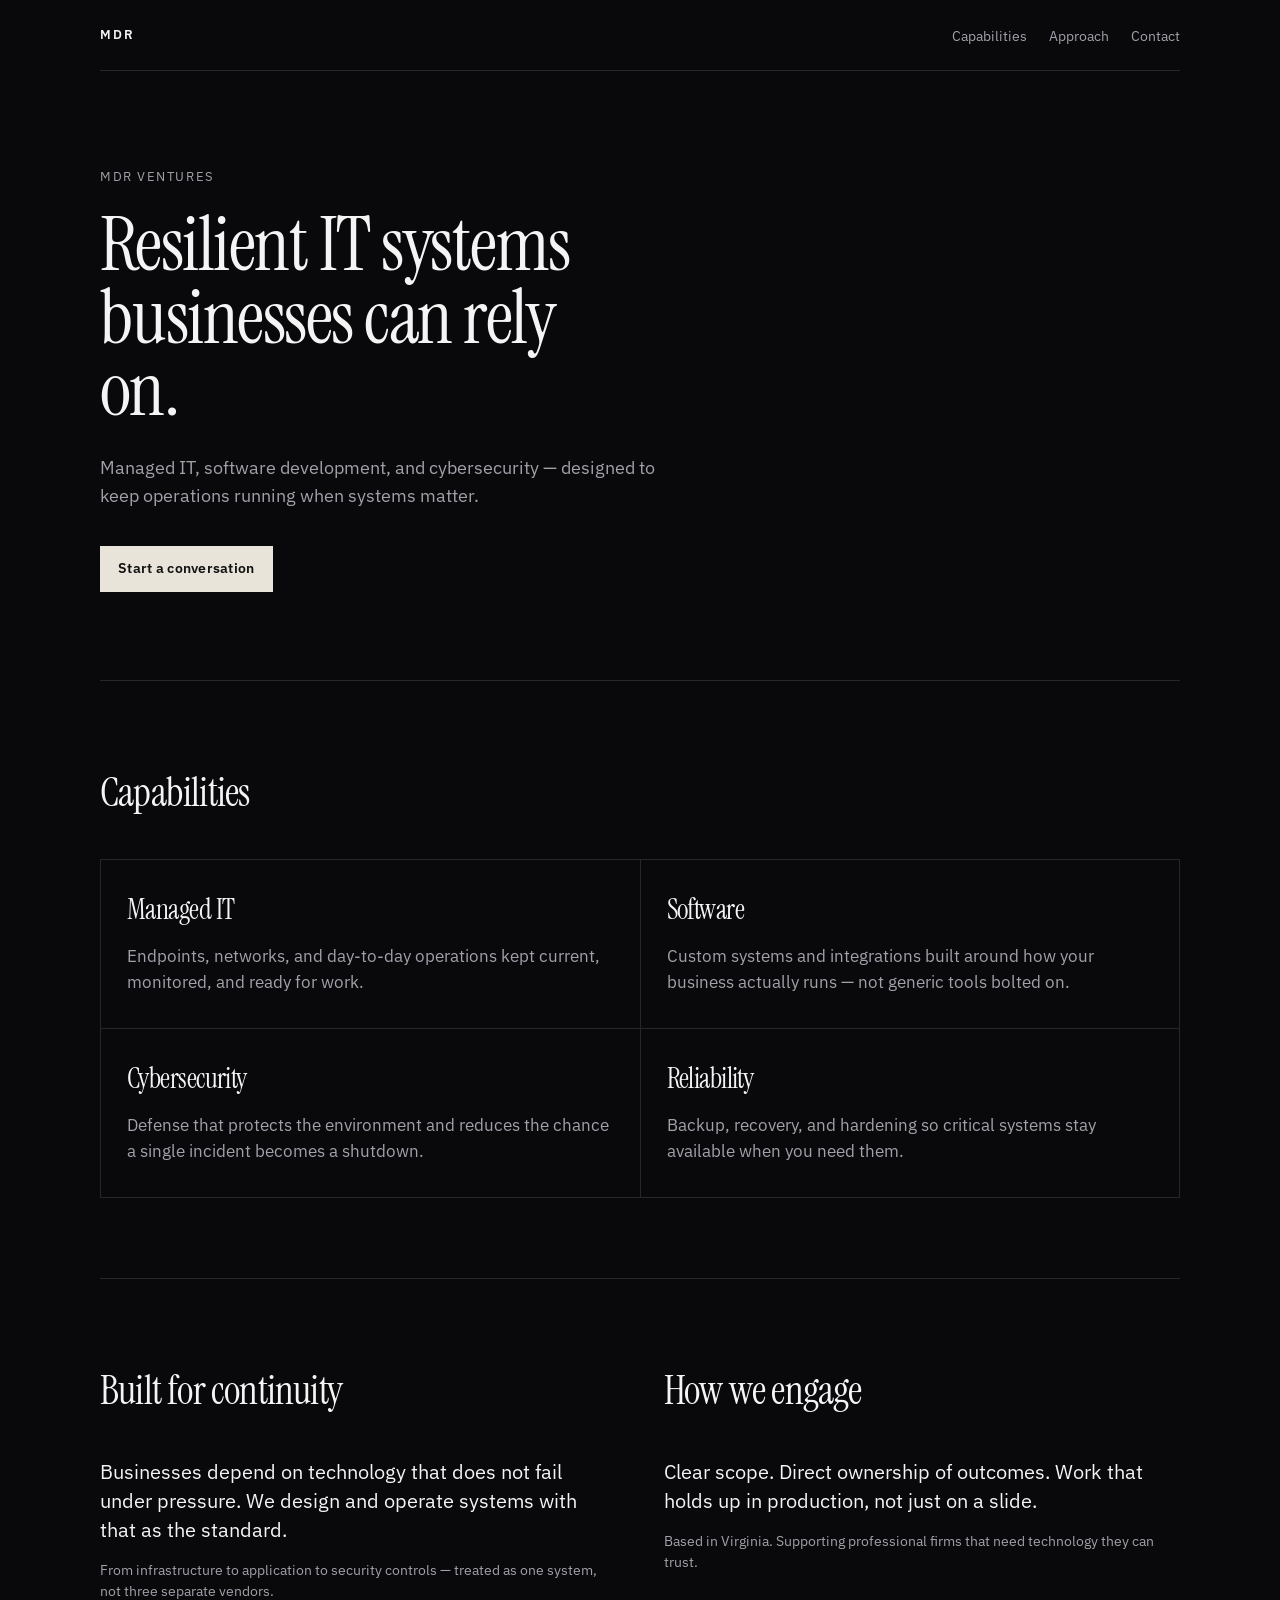
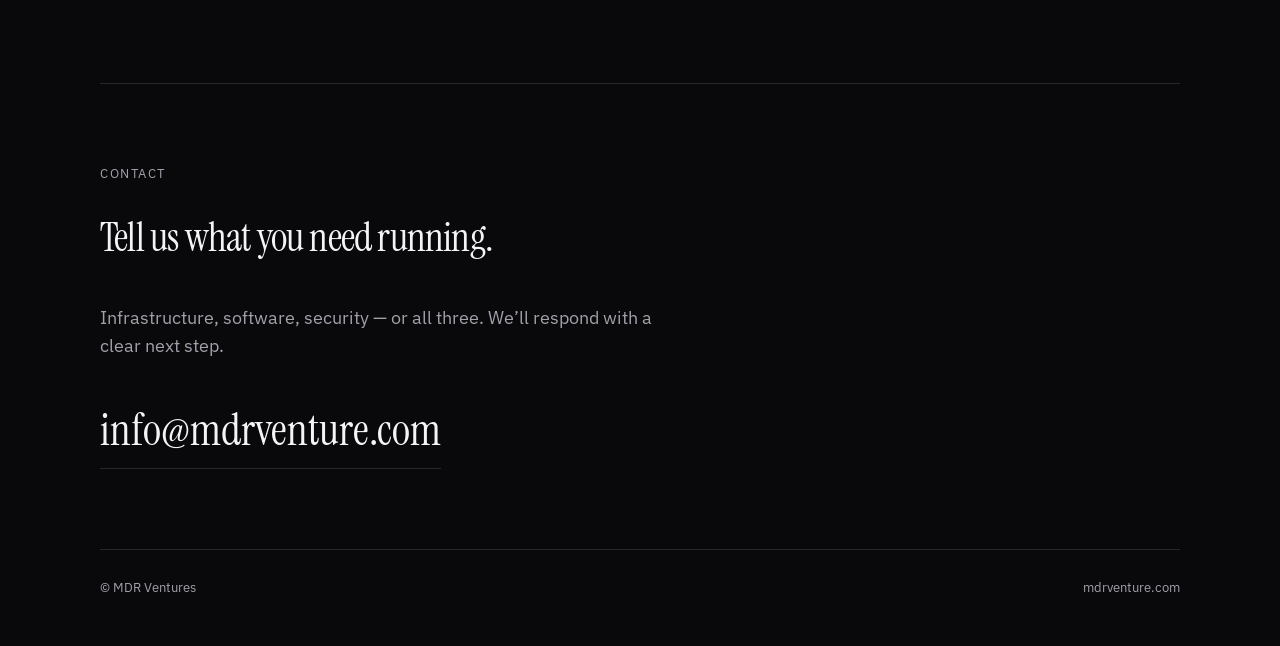
<file: index.html>
<!DOCTYPE html>
<html lang="en">
<head>
  <meta charset="utf-8" />
  <meta name="viewport" content="width=device-width, initial-scale=1" />
  <title>MDR Ventures — Resilient IT systems for business</title>
  <meta name="description" content="MDR Ventures builds resilient IT systems businesses can rely on. Managed IT, software development, and cybersecurity. Virginia." />
  <link rel="canonical" href="https://www.mdrventure.com/" />
  <meta property="og:title" content="MDR Ventures" />
  <meta property="og:description" content="Managed IT, software development, and cybersecurity. Resilient systems businesses can rely on." />
  <meta property="og:url" content="https://www.mdrventure.com/" />
  <meta property="og:type" content="website" />
  <link rel="icon" type="image/svg+xml" href="/images/favicon.svg" />
  <link rel="icon" type="image/png" sizes="32x32" href="/images/icons8-programming-gradient-32.png" />
  <link rel="icon" type="image/png" sizes="16x16" href="/images/icons8-programming-gradient-16.png" />
  <link rel="preconnect" href="https://fonts.googleapis.com" />
  <link rel="preconnect" href="https://fonts.gstatic.com" crossorigin />
  <link href="https://fonts.googleapis.com/css2?family=IBM+Plex+Sans:wght@400;600&family=Instrument+Serif&display=swap" rel="stylesheet" />
  <link rel="stylesheet" href="assets/css/site.css" />
</head>
<body>
  <header class="wrap nav">
    <a class="mark" href="/">MDR</a>
    <nav>
      <ul class="nav-links">
        <li><a href="#capabilities">Capabilities</a></li>
        <li><a href="#approach">Approach</a></li>
        <li><a href="#contact">Contact</a></li>
      </ul>
    </nav>
  </header>

  <main>
    <section class="wrap hero">
      <p class="eyebrow">MDR Ventures</p>
      <h1>Resilient IT systems businesses can rely on.</h1>
      <p class="dek">Managed IT, software development, and cybersecurity — designed to keep operations running when systems matter.</p>
      <a class="btn" href="mailto:info@mdrventure.com">Start a conversation</a>
    </section>

    <section class="wrap section" id="capabilities">
      <h2>Capabilities</h2>
      <div class="grid">
        <article class="tile">
          <h3>Managed IT</h3>
          <p>Endpoints, networks, and day-to-day operations kept current, monitored, and ready for work.</p>
        </article>
        <article class="tile">
          <h3>Software</h3>
          <p>Custom systems and integrations built around how your business actually runs — not generic tools bolted on.</p>
        </article>
        <article class="tile">
          <h3>Cybersecurity</h3>
          <p>Defense that protects the environment and reduces the chance a single incident becomes a shutdown.</p>
        </article>
        <article class="tile">
          <h3>Reliability</h3>
          <p>Backup, recovery, and hardening so critical systems stay available when you need them.</p>
        </article>
      </div>
    </section>

    <section class="wrap section" id="approach">
      <div class="split">
        <div>
          <h2>Built for continuity</h2>
          <p class="note">Businesses depend on technology that does not fail under pressure. We design and operate systems with that as the standard.</p>
          <p class="fine">From infrastructure to application to security controls — treated as one system, not three separate vendors.</p>
        </div>
        <div>
          <h2>How we engage</h2>
          <p class="note">Clear scope. Direct ownership of outcomes. Work that holds up in production, not just on a slide.</p>
          <p class="fine">Based in Virginia. Supporting professional firms that need technology they can trust.</p>
        </div>
      </div>
    </section>

    <section class="wrap section" id="contact">
      <p class="eyebrow">Contact</p>
      <h2>Tell us what you need running.</h2>
      <p class="dek">Infrastructure, software, security — or all three. We’ll respond with a clear next step.</p>
      <a class="contact-mail" href="mailto:info@mdrventure.com">info@mdrventure.com</a>
    </section>
  </main>

  <footer class="wrap foot">
    <p>© MDR Ventures</p>
    <p>mdrventure.com</p>
  </footer>
</body>
</html>
</file>
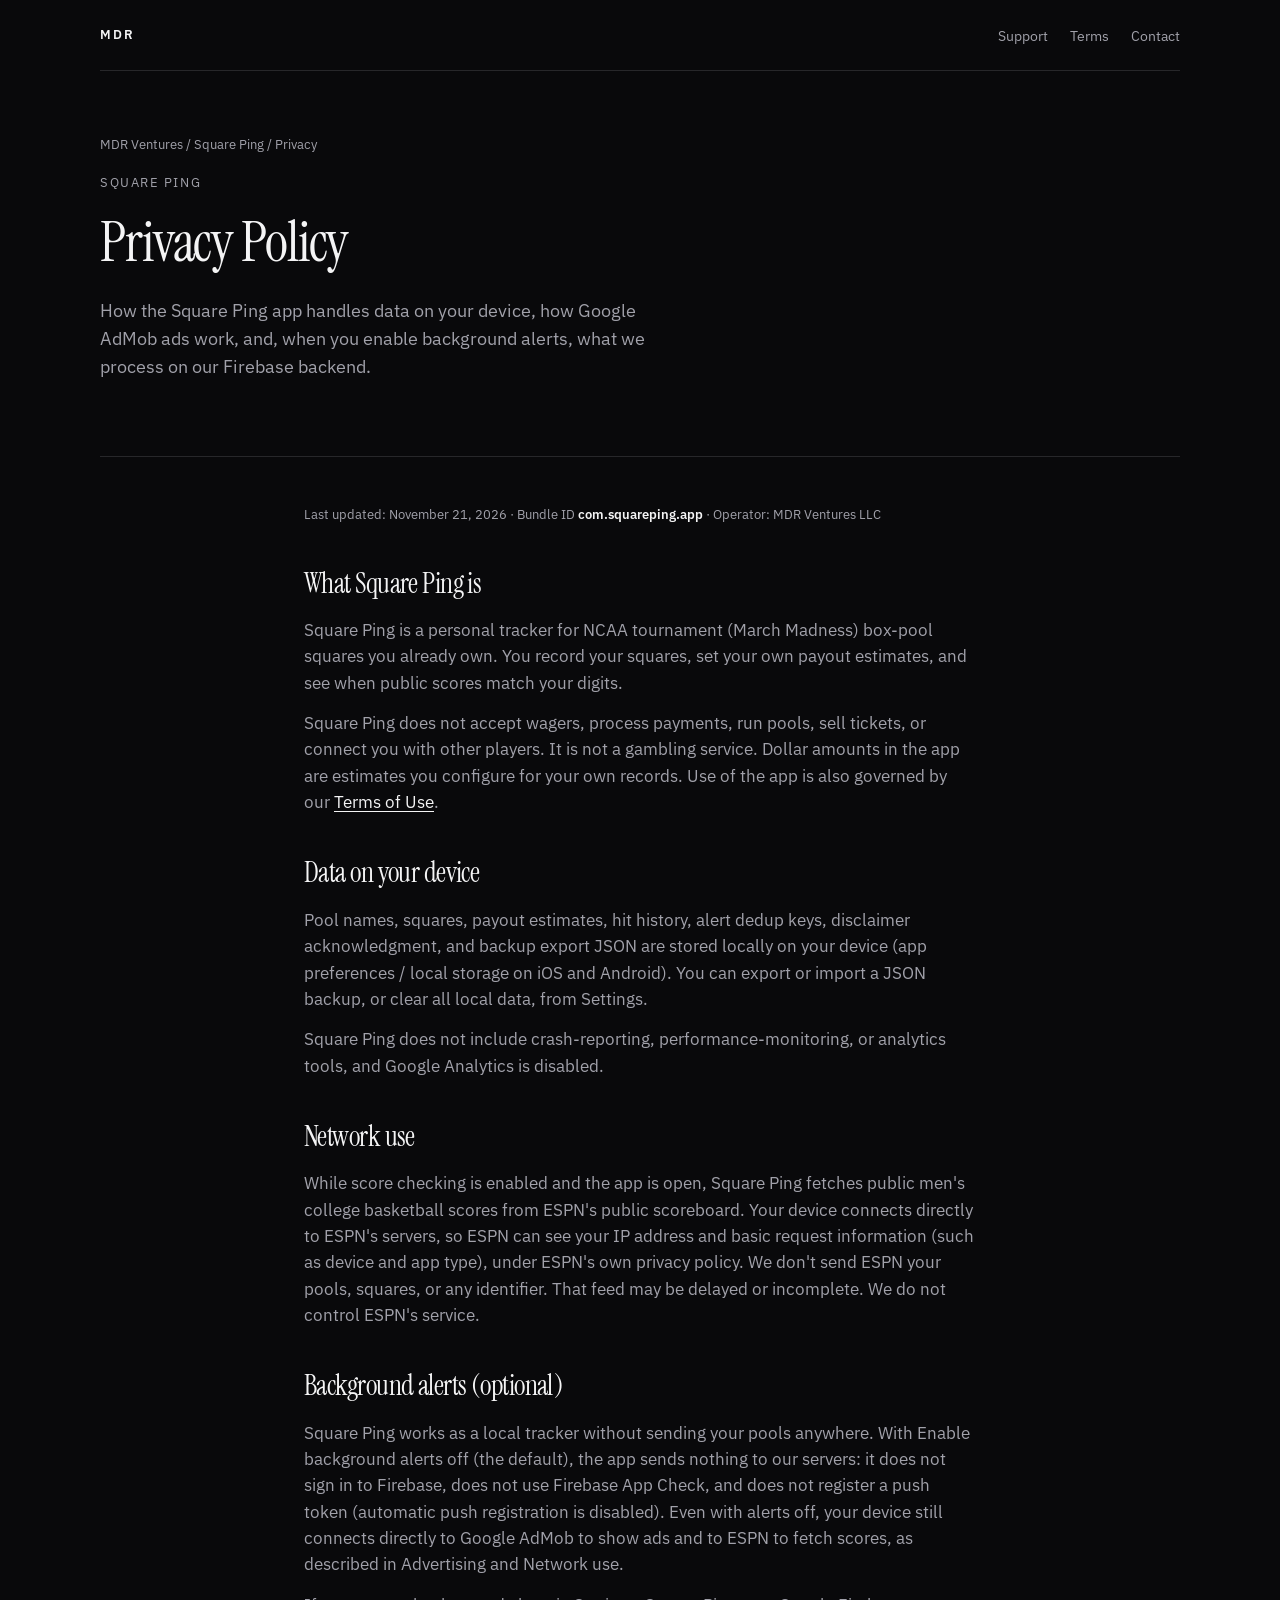
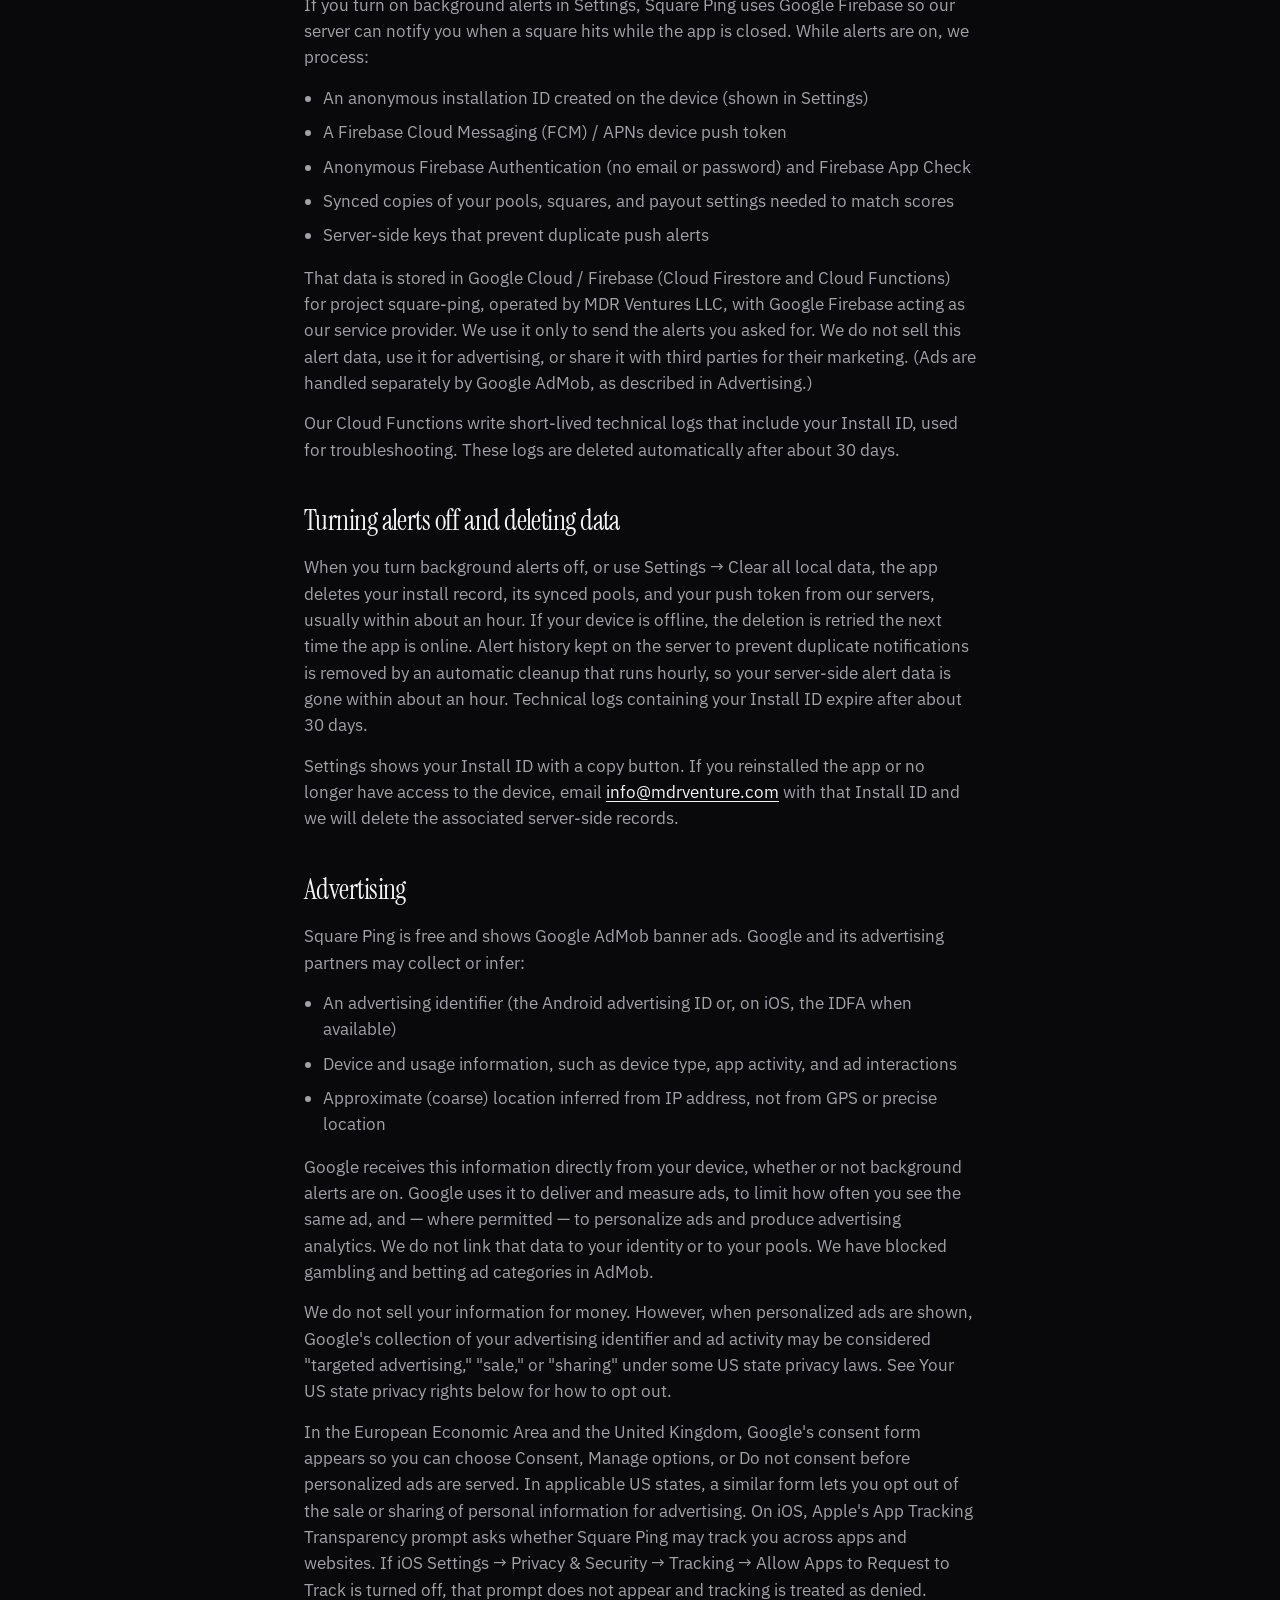
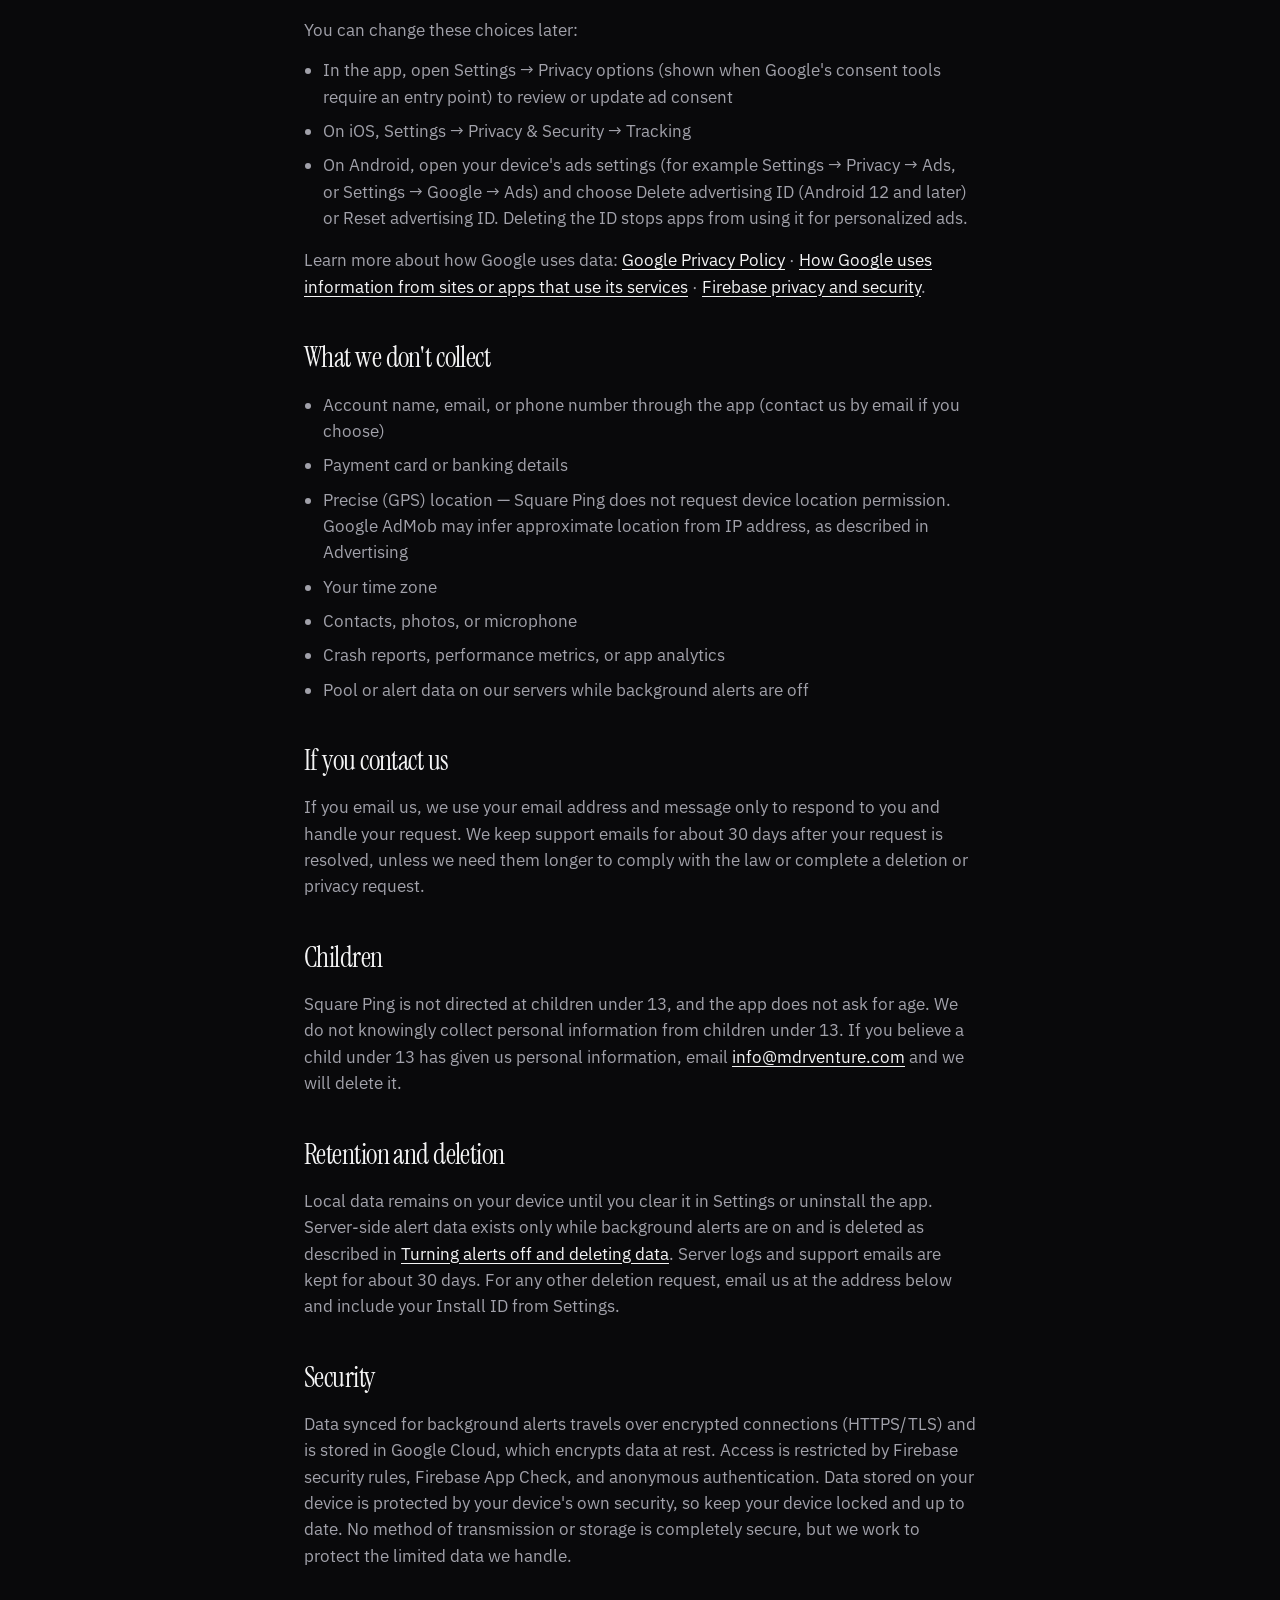
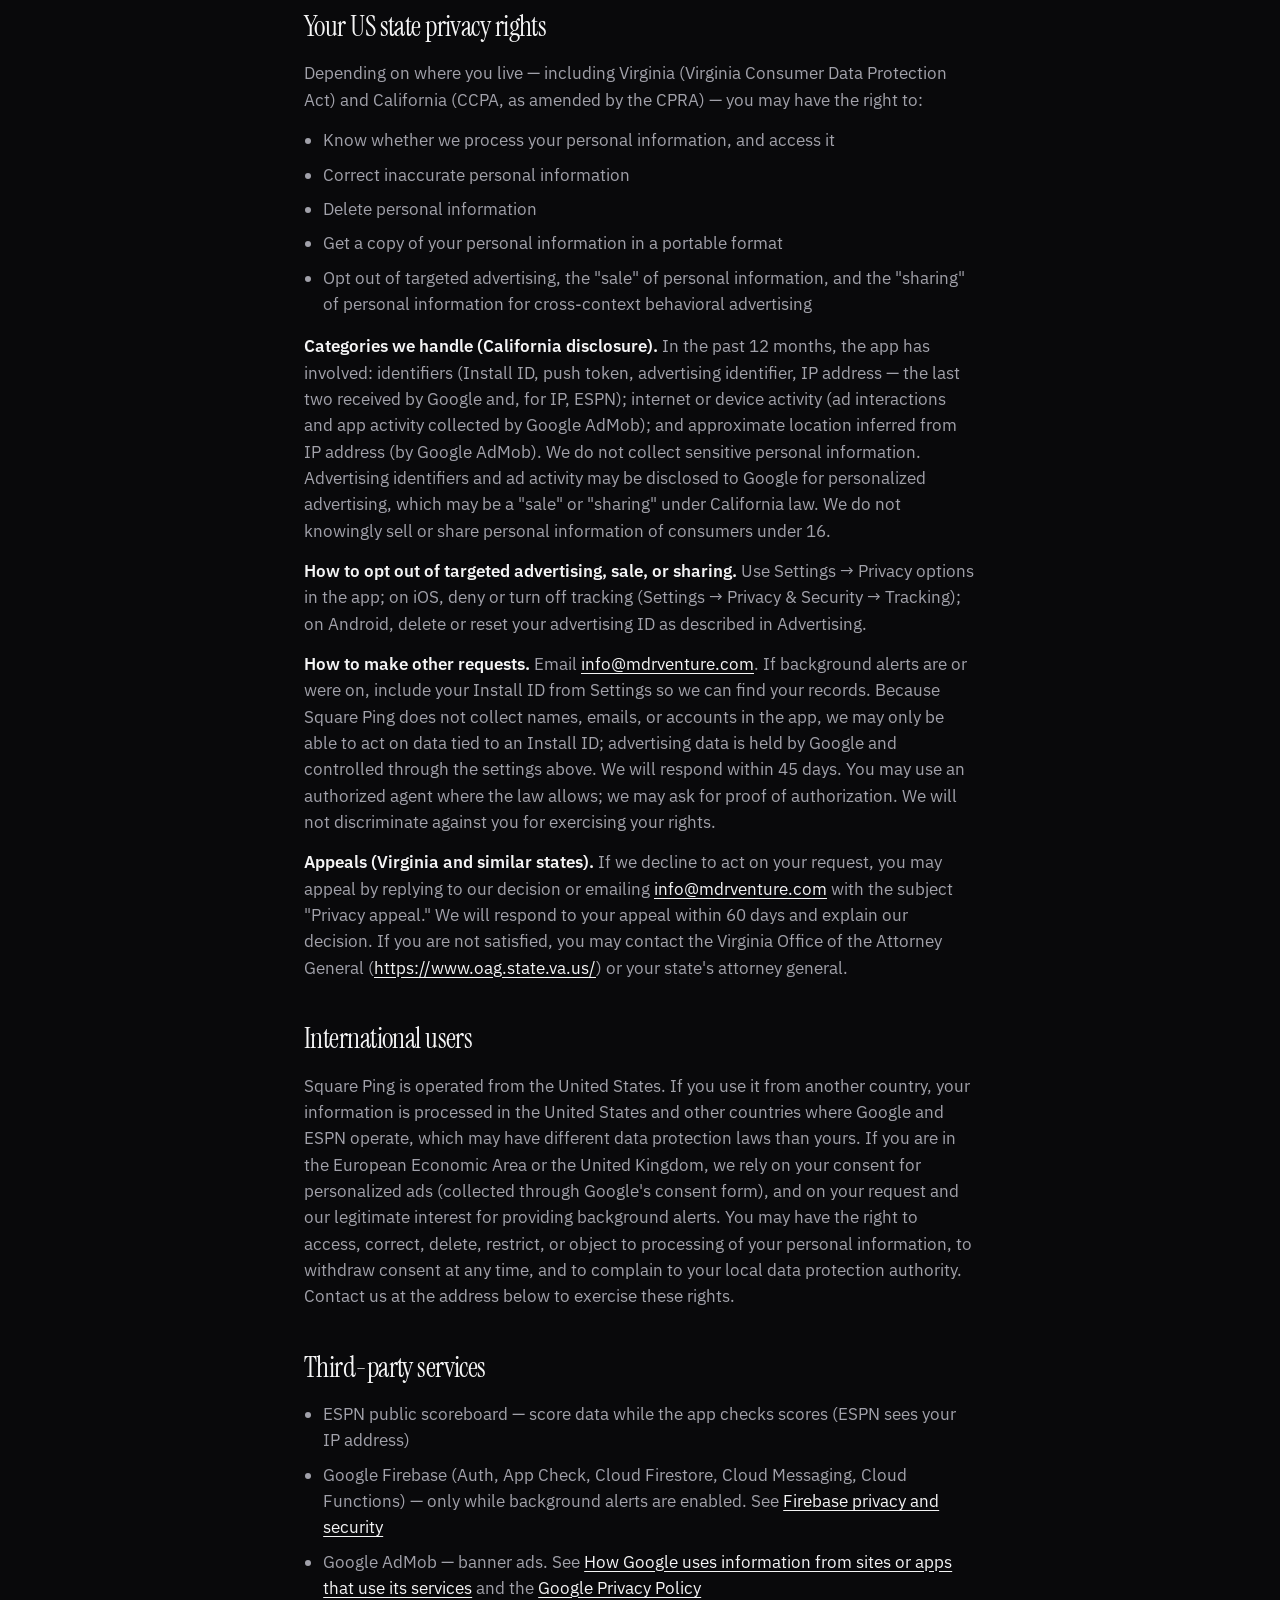
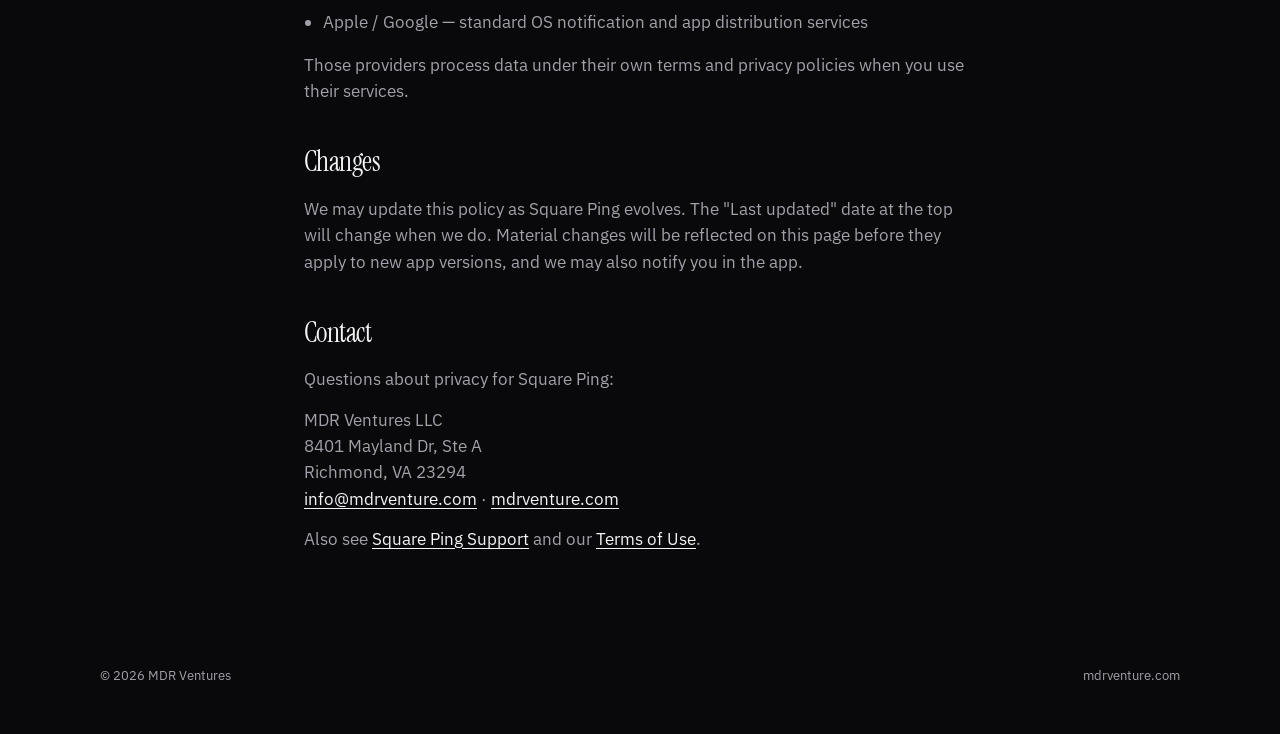
<file: squareping/privacy/index.html>
<!DOCTYPE html>
<html lang="en">
<head>
  <meta charset="utf-8" />
  <meta name="viewport" content="width=device-width, initial-scale=1" />
  <title>Privacy Policy — Square Ping</title>
  <meta name="description" content="Privacy Policy for Square Ping, a personal NCAA tournament squares tracker by MDR Ventures." />
  <link rel="canonical" href="https://www.mdrventure.com/squareping/privacy/" />
  <link rel="preconnect" href="https://fonts.googleapis.com" />
  <link rel="preconnect" href="https://fonts.gstatic.com" crossorigin />
  <link href="https://fonts.googleapis.com/css2?family=IBM+Plex+Sans:wght@400;600&family=Instrument+Serif&display=swap" rel="stylesheet" />
  <link rel="stylesheet" href="/assets/css/site.css" />
</head>
<body>
  <header class="wrap nav">
    <a class="mark" href="/">MDR</a>
    <nav>
      <ul class="nav-links">
        <li><a href="/squareping/support/">Support</a></li>
        <li><a href="/squareping/terms/">Terms</a></li>
        <li><a href="mailto:info@mdrventure.com">Contact</a></li>
      </ul>
    </nav>
  </header>

  <main>
    <section class="wrap page-hero">
      <p class="crumb"><a href="/">MDR Ventures</a> / Square Ping / Privacy</p>
      <p class="eyebrow">Square Ping</p>
      <h1>Privacy Policy</h1>
      <p class="dek">How the Square Ping app handles data on your device, how Google AdMob ads work, and, when you enable background alerts, what we process on our Firebase backend.</p>
    </section>

    <article class="wrap prose">
      <p class="meta">Last updated: November 21, 2026 · Bundle ID <strong>com.squareping.app</strong> · Operator: MDR Ventures LLC</p>

      <h2>What Square Ping is</h2>
      <p>Square Ping is a personal tracker for NCAA tournament (March Madness) box-pool squares you already own. You record your squares, set your own payout estimates, and see when public scores match your digits.</p>
      <p>Square Ping does not accept wagers, process payments, run pools, sell tickets, or connect you with other players. It is not a gambling service. Dollar amounts in the app are estimates you configure for your own records. Use of the app is also governed by our <a href="/squareping/terms/">Terms of Use</a>.</p>

      <h2>Data on your device</h2>
      <p>Pool names, squares, payout estimates, hit history, alert dedup keys, disclaimer acknowledgment, and backup export JSON are stored locally on your device (app preferences / local storage on iOS and Android). You can export or import a JSON backup, or clear all local data, from Settings.</p>
      <p>Square Ping does not include crash-reporting, performance-monitoring, or analytics tools, and Google Analytics is disabled.</p>

      <h2>Network use</h2>
      <p>While score checking is enabled and the app is open, Square Ping fetches public men&#x27;s college basketball scores from ESPN&#x27;s public scoreboard. Your device connects directly to ESPN&#x27;s servers, so ESPN can see your IP address and basic request information (such as device and app type), under ESPN&#x27;s own privacy policy. We don&#x27;t send ESPN your pools, squares, or any identifier. That feed may be delayed or incomplete. We do not control ESPN&#x27;s service.</p>

      <h2>Background alerts (optional)</h2>
      <p>Square Ping works as a local tracker without sending your pools anywhere. With Enable background alerts off (the default), the app sends nothing to our servers: it does not sign in to Firebase, does not use Firebase App Check, and does not register a push token (automatic push registration is disabled). Even with alerts off, your device still connects directly to Google AdMob to show ads and to ESPN to fetch scores, as described in Advertising and Network use.</p>
      <p>If you turn on background alerts in Settings, Square Ping uses Google Firebase so our server can notify you when a square hits while the app is closed. While alerts are on, we process:</p>
      <ul>
        <li>An anonymous installation ID created on the device (shown in Settings)</li>
        <li>A Firebase Cloud Messaging (FCM) / APNs device push token</li>
        <li>Anonymous Firebase Authentication (no email or password) and Firebase App Check</li>
        <li>Synced copies of your pools, squares, and payout settings needed to match scores</li>
        <li>Server-side keys that prevent duplicate push alerts</li>
      </ul>
      <p>That data is stored in Google Cloud / Firebase (Cloud Firestore and Cloud Functions) for project square-ping, operated by MDR Ventures LLC, with Google Firebase acting as our service provider. We use it only to send the alerts you asked for. We do not sell this alert data, use it for advertising, or share it with third parties for their marketing. (Ads are handled separately by Google AdMob, as described in Advertising.)</p>
      <p>Our Cloud Functions write short-lived technical logs that include your Install ID, used for troubleshooting. These logs are deleted automatically after about 30 days.</p>

      <h2 id="turning-alerts-off">Turning alerts off and deleting data</h2>
      <p>When you turn background alerts off, or use Settings → Clear all local data, the app deletes your install record, its synced pools, and your push token from our servers, usually within about an hour. If your device is offline, the deletion is retried the next time the app is online. Alert history kept on the server to prevent duplicate notifications is removed by an automatic cleanup that runs hourly, so your server-side alert data is gone within about an hour. Technical logs containing your Install ID expire after about 30 days.</p>
      <p>Settings shows your Install ID with a copy button. If you reinstalled the app or no longer have access to the device, email <a href="mailto:info@mdrventure.com">info@mdrventure.com</a> with that Install ID and we will delete the associated server-side records.</p>

      <h2>Advertising</h2>
      <p>Square Ping is free and shows Google AdMob banner ads. Google and its advertising partners may collect or infer:</p>
      <ul>
        <li>An advertising identifier (the Android advertising ID or, on iOS, the IDFA when available)</li>
        <li>Device and usage information, such as device type, app activity, and ad interactions</li>
        <li>Approximate (coarse) location inferred from IP address, not from GPS or precise location</li>
      </ul>
      <p>Google receives this information directly from your device, whether or not background alerts are on. Google uses it to deliver and measure ads, to limit how often you see the same ad, and — where permitted — to personalize ads and produce advertising analytics. We do not link that data to your identity or to your pools. We have blocked gambling and betting ad categories in AdMob.</p>
      <p>We do not sell your information for money. However, when personalized ads are shown, Google&#x27;s collection of your advertising identifier and ad activity may be considered &quot;targeted advertising,&quot; &quot;sale,&quot; or &quot;sharing&quot; under some US state privacy laws. See Your US state privacy rights below for how to opt out.</p>
      <p>In the European Economic Area and the United Kingdom, Google&#x27;s consent form appears so you can choose Consent, Manage options, or Do not consent before personalized ads are served. In applicable US states, a similar form lets you opt out of the sale or sharing of personal information for advertising. On iOS, Apple&#x27;s App Tracking Transparency prompt asks whether Square Ping may track you across apps and websites. If iOS Settings → Privacy &amp; Security → Tracking → Allow Apps to Request to Track is turned off, that prompt does not appear and tracking is treated as denied.</p>
      <p>You can change these choices later:</p>
      <ul>
        <li>In the app, open Settings → Privacy options (shown when Google&#x27;s consent tools require an entry point) to review or update ad consent</li>
        <li>On iOS, Settings → Privacy &amp; Security → Tracking</li>
        <li>On Android, open your device&#x27;s ads settings (for example Settings → Privacy → Ads, or Settings → Google → Ads) and choose Delete advertising ID (Android 12 and later) or Reset advertising ID. Deleting the ID stops apps from using it for personalized ads.</li>
      </ul>
      <p>Learn more about how Google uses data: <a href="https://policies.google.com/privacy">Google Privacy Policy</a> · <a href="https://policies.google.com/technologies/partner-sites">How Google uses information from sites or apps that use its services</a> · <a href="https://firebase.google.com/support/privacy">Firebase privacy and security</a>.</p>

      <h2>What we don&#x27;t collect</h2>
      <ul>
        <li>Account name, email, or phone number through the app (contact us by email if you choose)</li>
        <li>Payment card or banking details</li>
        <li>Precise (GPS) location — Square Ping does not request device location permission. Google AdMob may infer approximate location from IP address, as described in Advertising</li>
        <li>Your time zone</li>
        <li>Contacts, photos, or microphone</li>
        <li>Crash reports, performance metrics, or app analytics</li>
        <li>Pool or alert data on our servers while background alerts are off</li>
      </ul>

      <h2>If you contact us</h2>
      <p>If you email us, we use your email address and message only to respond to you and handle your request. We keep support emails for about 30 days after your request is resolved, unless we need them longer to comply with the law or complete a deletion or privacy request.</p>

      <h2>Children</h2>
      <p>Square Ping is not directed at children under 13, and the app does not ask for age. We do not knowingly collect personal information from children under 13. If you believe a child under 13 has given us personal information, email <a href="mailto:info@mdrventure.com">info@mdrventure.com</a> and we will delete it.</p>

      <h2>Retention and deletion</h2>
      <p>Local data remains on your device until you clear it in Settings or uninstall the app. Server-side alert data exists only while background alerts are on and is deleted as described in <a href="#turning-alerts-off">Turning alerts off and deleting data</a>. Server logs and support emails are kept for about 30 days. For any other deletion request, email us at the address below and include your Install ID from Settings.</p>

      <h2>Security</h2>
      <p>Data synced for background alerts travels over encrypted connections (HTTPS/TLS) and is stored in Google Cloud, which encrypts data at rest. Access is restricted by Firebase security rules, Firebase App Check, and anonymous authentication. Data stored on your device is protected by your device&#x27;s own security, so keep your device locked and up to date. No method of transmission or storage is completely secure, but we work to protect the limited data we handle.</p>

      <h2>Your US state privacy rights</h2>
      <p>Depending on where you live — including Virginia (Virginia Consumer Data Protection Act) and California (CCPA, as amended by the CPRA) — you may have the right to:</p>
      <ul>
        <li>Know whether we process your personal information, and access it</li>
        <li>Correct inaccurate personal information</li>
        <li>Delete personal information</li>
        <li>Get a copy of your personal information in a portable format</li>
        <li>Opt out of targeted advertising, the &quot;sale&quot; of personal information, and the &quot;sharing&quot; of personal information for cross-context behavioral advertising</li>
      </ul>
      <p><strong>Categories we handle (California disclosure).</strong> In the past 12 months, the app has involved: identifiers (Install ID, push token, advertising identifier, IP address — the last two received by Google and, for IP, ESPN); internet or device activity (ad interactions and app activity collected by Google AdMob); and approximate location inferred from IP address (by Google AdMob). We do not collect sensitive personal information. Advertising identifiers and ad activity may be disclosed to Google for personalized advertising, which may be a &quot;sale&quot; or &quot;sharing&quot; under California law. We do not knowingly sell or share personal information of consumers under 16.</p>
      <p><strong>How to opt out of targeted advertising, sale, or sharing.</strong> Use Settings → Privacy options in the app; on iOS, deny or turn off tracking (Settings → Privacy &amp; Security → Tracking); on Android, delete or reset your advertising ID as described in Advertising.</p>
      <p><strong>How to make other requests.</strong> Email <a href="mailto:info@mdrventure.com">info@mdrventure.com</a>. If background alerts are or were on, include your Install ID from Settings so we can find your records. Because Square Ping does not collect names, emails, or accounts in the app, we may only be able to act on data tied to an Install ID; advertising data is held by Google and controlled through the settings above. We will respond within 45 days. You may use an authorized agent where the law allows; we may ask for proof of authorization. We will not discriminate against you for exercising your rights.</p>
      <p><strong>Appeals (Virginia and similar states).</strong> If we decline to act on your request, you may appeal by replying to our decision or emailing <a href="mailto:info@mdrventure.com">info@mdrventure.com</a> with the subject &quot;Privacy appeal.&quot; We will respond to your appeal within 60 days and explain our decision. If you are not satisfied, you may contact the Virginia Office of the Attorney General (<a href="https://www.oag.state.va.us/">https://www.oag.state.va.us/</a>) or your state&#x27;s attorney general.</p>

      <h2>International users</h2>
      <p>Square Ping is operated from the United States. If you use it from another country, your information is processed in the United States and other countries where Google and ESPN operate, which may have different data protection laws than yours. If you are in the European Economic Area or the United Kingdom, we rely on your consent for personalized ads (collected through Google&#x27;s consent form), and on your request and our legitimate interest for providing background alerts. You may have the right to access, correct, delete, restrict, or object to processing of your personal information, to withdraw consent at any time, and to complain to your local data protection authority. Contact us at the address below to exercise these rights.</p>

      <h2>Third-party services</h2>
      <ul>
        <li>ESPN public scoreboard — score data while the app checks scores (ESPN sees your IP address)</li>
        <li>Google Firebase (Auth, App Check, Cloud Firestore, Cloud Messaging, Cloud Functions) — only while background alerts are enabled. See <a href="https://firebase.google.com/support/privacy">Firebase privacy and security</a></li>
        <li>Google AdMob — banner ads. See <a href="https://policies.google.com/technologies/partner-sites">How Google uses information from sites or apps that use its services</a> and the <a href="https://policies.google.com/privacy">Google Privacy Policy</a></li>
        <li>Apple / Google — standard OS notification and app distribution services</li>
      </ul>
      <p>Those providers process data under their own terms and privacy policies when you use their services.</p>

      <h2>Changes</h2>
      <p>We may update this policy as Square Ping evolves. The &quot;Last updated&quot; date at the top will change when we do. Material changes will be reflected on this page before they apply to new app versions, and we may also notify you in the app.</p>

      <h2>Contact</h2>
      <p>Questions about privacy for Square Ping:</p>
      <p>MDR Ventures LLC<br />
      8401 Mayland Dr, Ste A<br />
      Richmond, VA 23294<br />
      <a href="mailto:info@mdrventure.com">info@mdrventure.com</a> · <a href="/">mdrventure.com</a></p>
      <p>Also see <a href="/squareping/support/">Square Ping Support</a> and our <a href="/squareping/terms/">Terms of Use</a>.</p>
    </article>
  </main>

  <footer class="wrap foot">
    <p>© 2026 MDR Ventures</p>
    <p>mdrventure.com</p>
  </footer>
</body>
</html>
</file>
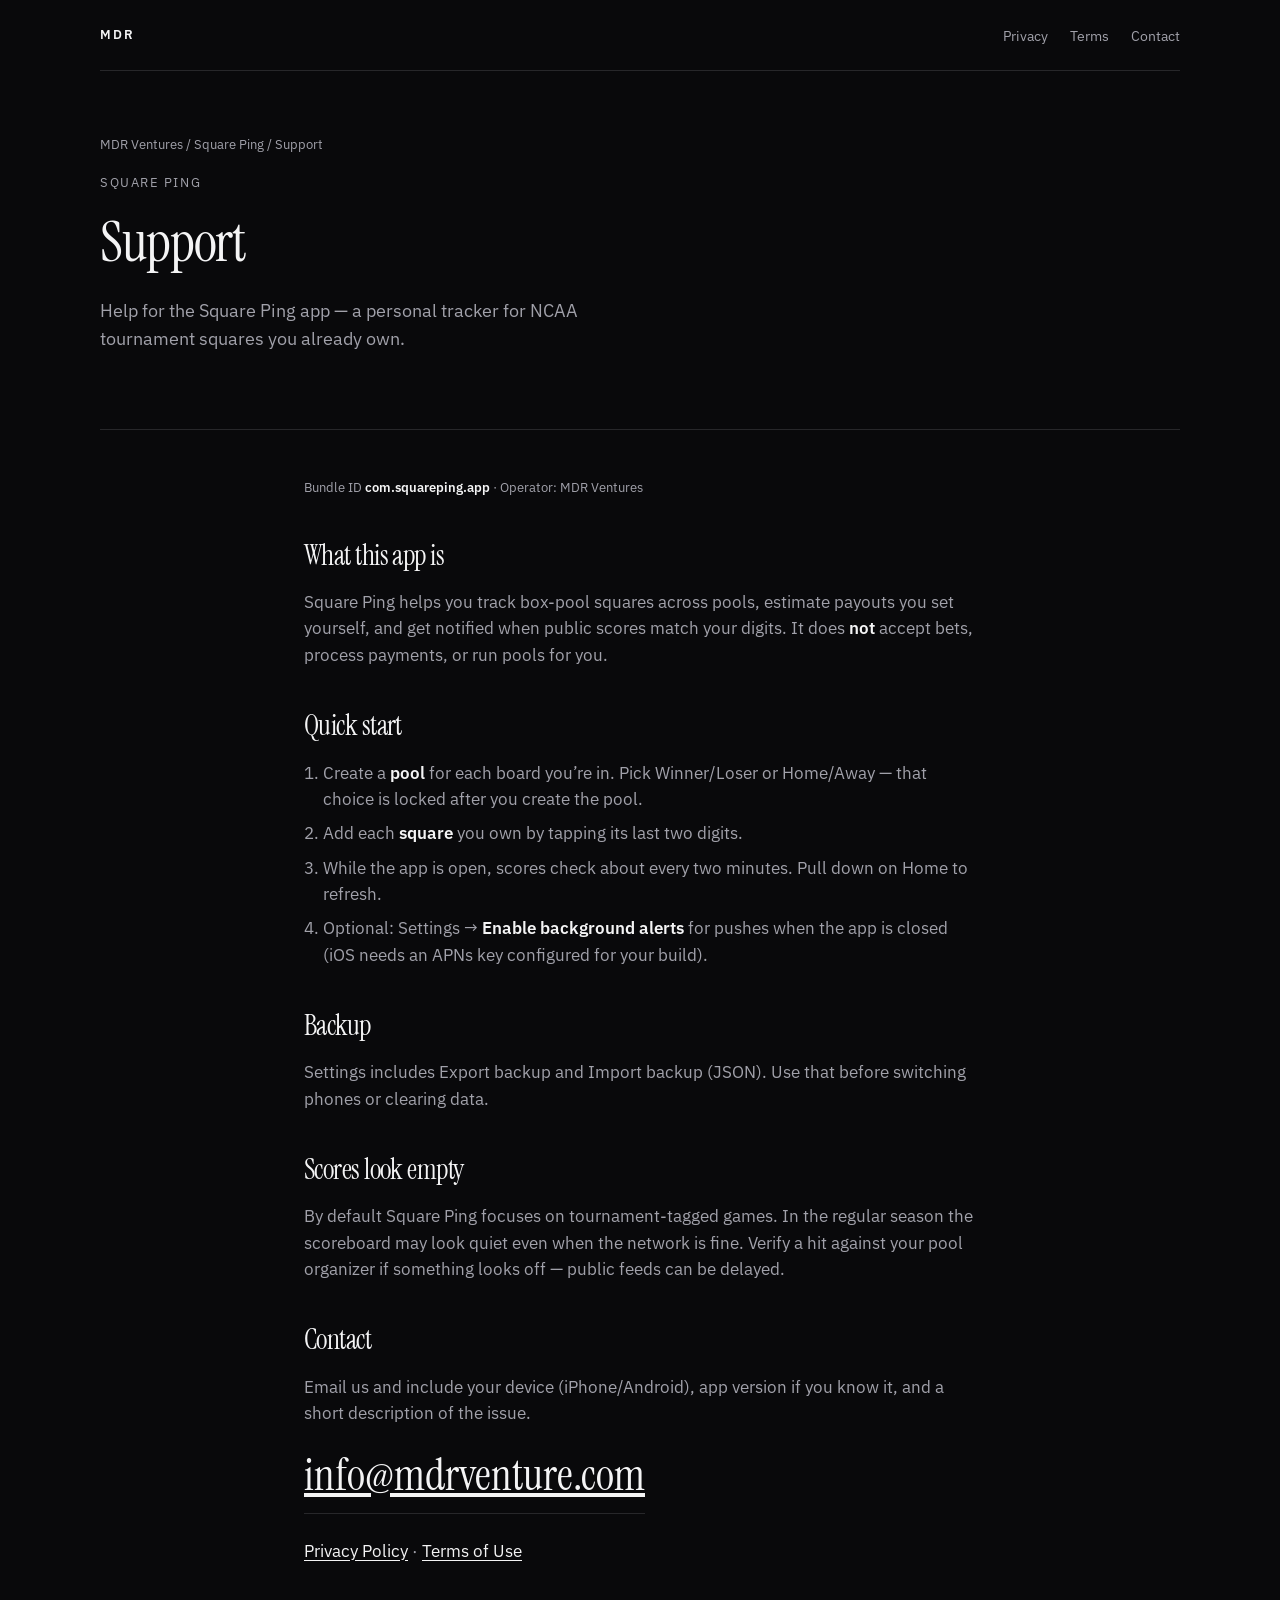
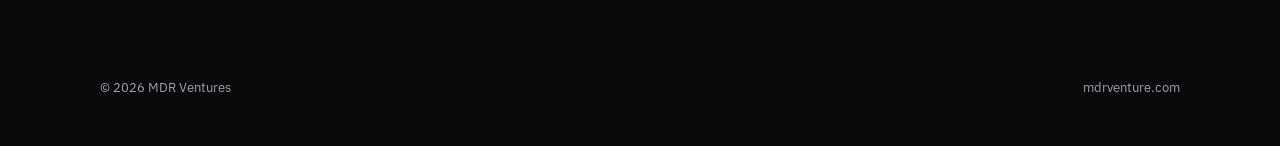
<file: squareping/support/index.html>
<!DOCTYPE html>
<html lang="en">
<head>
  <meta charset="utf-8" />
  <meta name="viewport" content="width=device-width, initial-scale=1" />
  <title>Support — Square Ping</title>
  <meta name="description" content="Support for Square Ping, a personal NCAA tournament squares tracker by MDR Ventures." />
  <link rel="canonical" href="https://www.mdrventure.com/squareping/support/" />
  <link rel="preconnect" href="https://fonts.googleapis.com" />
  <link rel="preconnect" href="https://fonts.gstatic.com" crossorigin />
  <link href="https://fonts.googleapis.com/css2?family=IBM+Plex+Sans:wght@400;600&family=Instrument+Serif&display=swap" rel="stylesheet" />
  <link rel="stylesheet" href="/assets/css/site.css" />
</head>
<body>
  <header class="wrap nav">
    <a class="mark" href="/">MDR</a>
    <nav>
      <ul class="nav-links">
        <li><a href="/squareping/privacy/">Privacy</a></li>
        <li><a href="/squareping/terms/">Terms</a></li>
        <li><a href="mailto:info@mdrventure.com">Contact</a></li>
      </ul>
    </nav>
  </header>

  <main>
    <section class="wrap page-hero">
      <p class="crumb"><a href="/">MDR Ventures</a> / Square Ping / Support</p>
      <p class="eyebrow">Square Ping</p>
      <h1>Support</h1>
      <p class="dek">Help for the Square Ping app — a personal tracker for NCAA tournament squares you already own.</p>
    </section>

    <article class="wrap prose">
      <p class="meta">Bundle ID <strong>com.squareping.app</strong> · Operator: MDR Ventures</p>

      <h2>What this app is</h2>
      <p>Square Ping helps you track box-pool squares across pools, estimate payouts you set yourself, and get notified when public scores match your digits. It does <strong>not</strong> accept bets, process payments, or run pools for you.</p>

      <h2>Quick start</h2>
      <ol>
        <li>Create a <strong>pool</strong> for each board you’re in. Pick Winner/Loser or Home/Away — that choice is locked after you create the pool.</li>
        <li>Add each <strong>square</strong> you own by tapping its last two digits.</li>
        <li>While the app is open, scores check about every two minutes. Pull down on Home to refresh.</li>
        <li>Optional: Settings → <strong>Enable background alerts</strong> for pushes when the app is closed (iOS needs an APNs key configured for your build).</li>
      </ol>

      <h2>Backup</h2>
      <p>Settings includes Export backup and Import backup (JSON). Use that before switching phones or clearing data.</p>

      <h2>Scores look empty</h2>
      <p>By default Square Ping focuses on tournament-tagged games. In the regular season the scoreboard may look quiet even when the network is fine. Verify a hit against your pool organizer if something looks off — public feeds can be delayed.</p>

      <h2>Contact</h2>
      <p>Email us and include your device (iPhone/Android), app version if you know it, and a short description of the issue.</p>
      <p><a class="contact-mail" href="mailto:info@mdrventure.com">info@mdrventure.com</a></p>
      <p class="after-contact"><a href="/squareping/privacy/">Privacy Policy</a> · <a href="/squareping/terms/">Terms of Use</a></p>
    </article>
  </main>

  <footer class="wrap foot">
    <p>© 2026 MDR Ventures</p>
    <p>mdrventure.com</p>
  </footer>
</body>
</html>
</file>
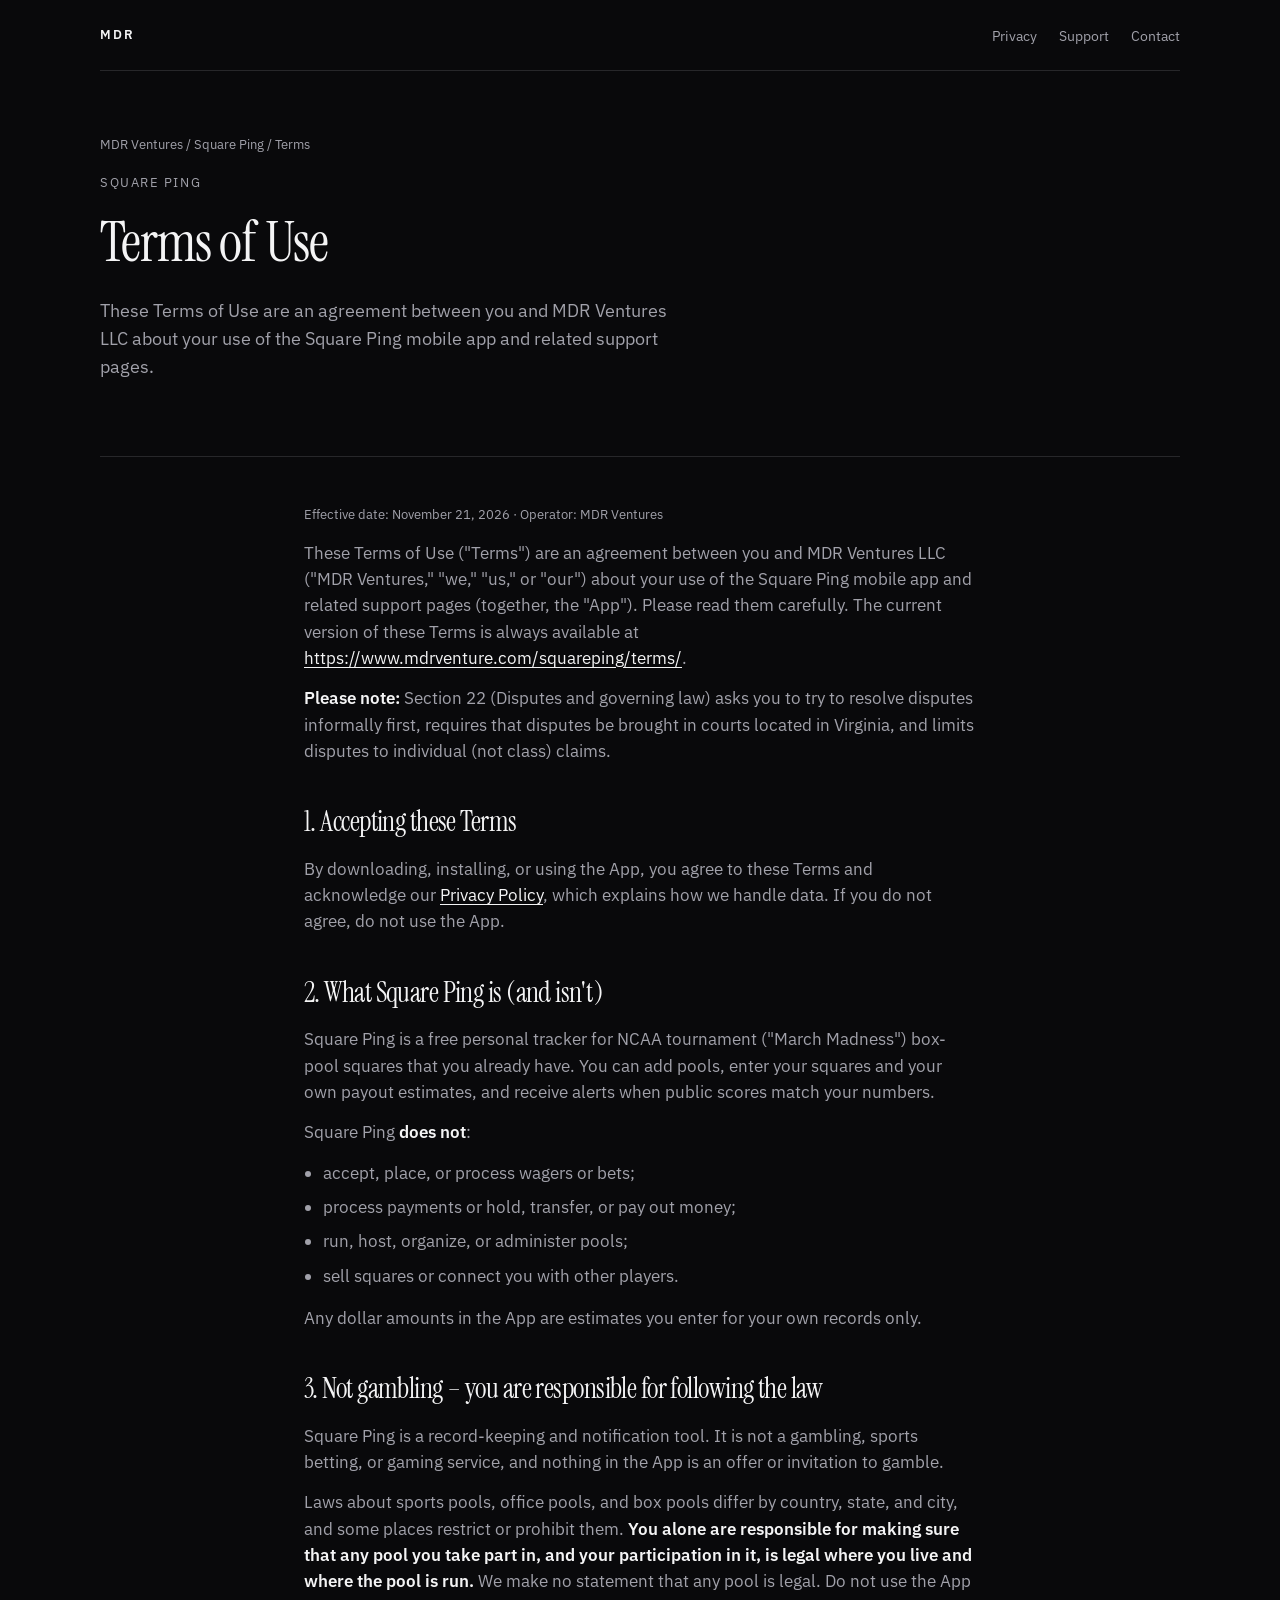
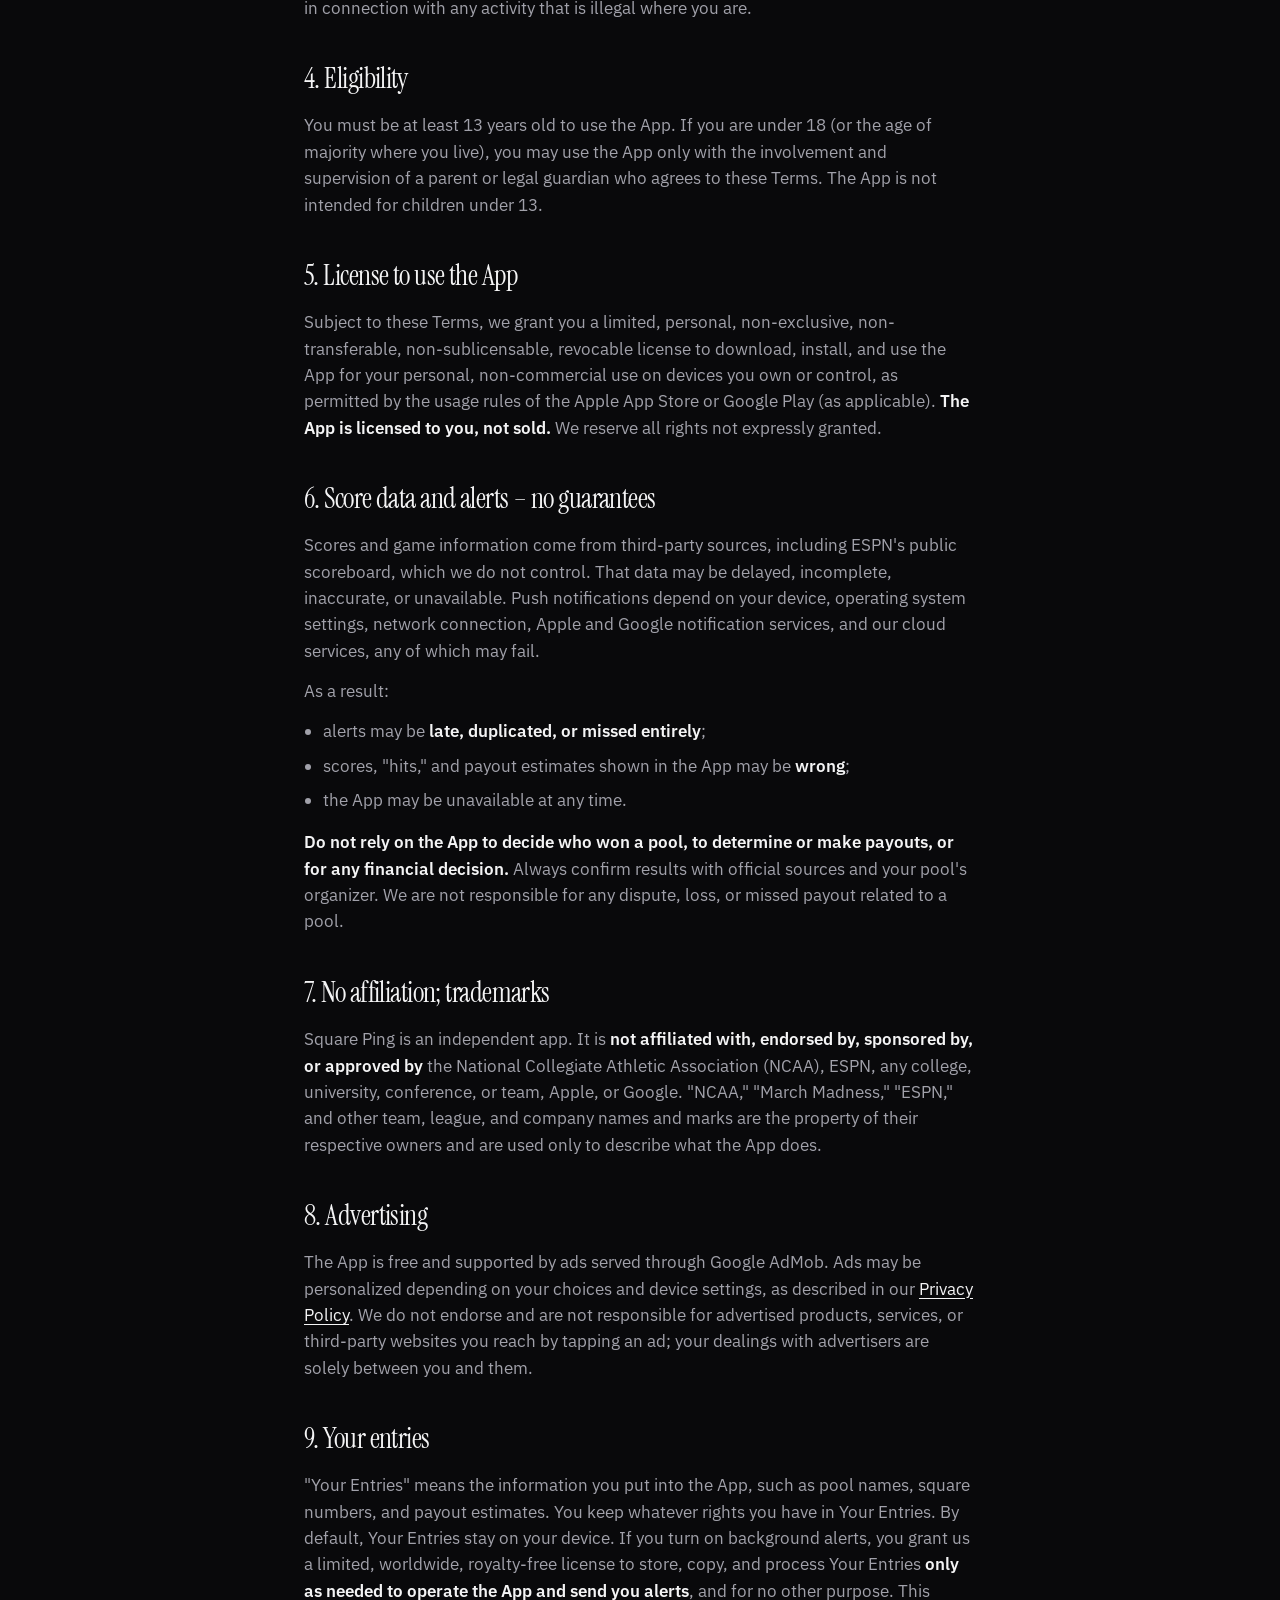
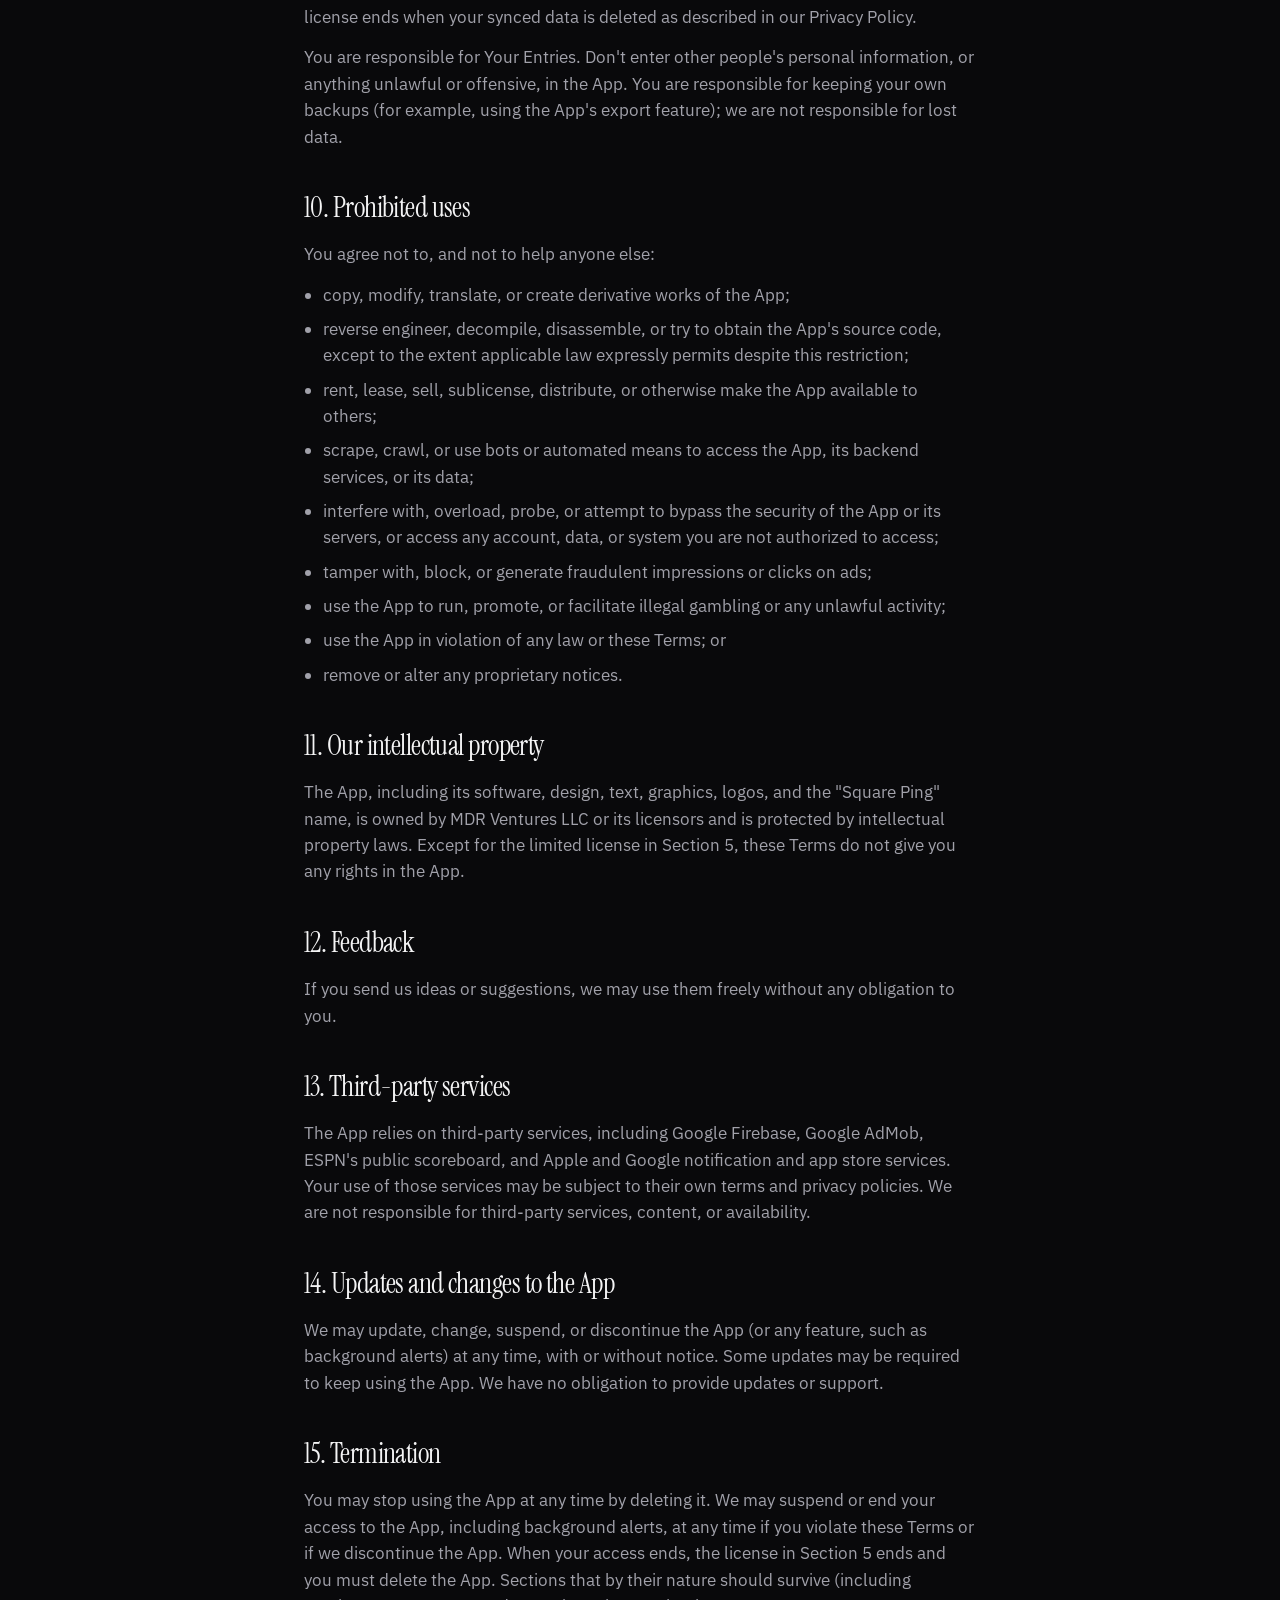
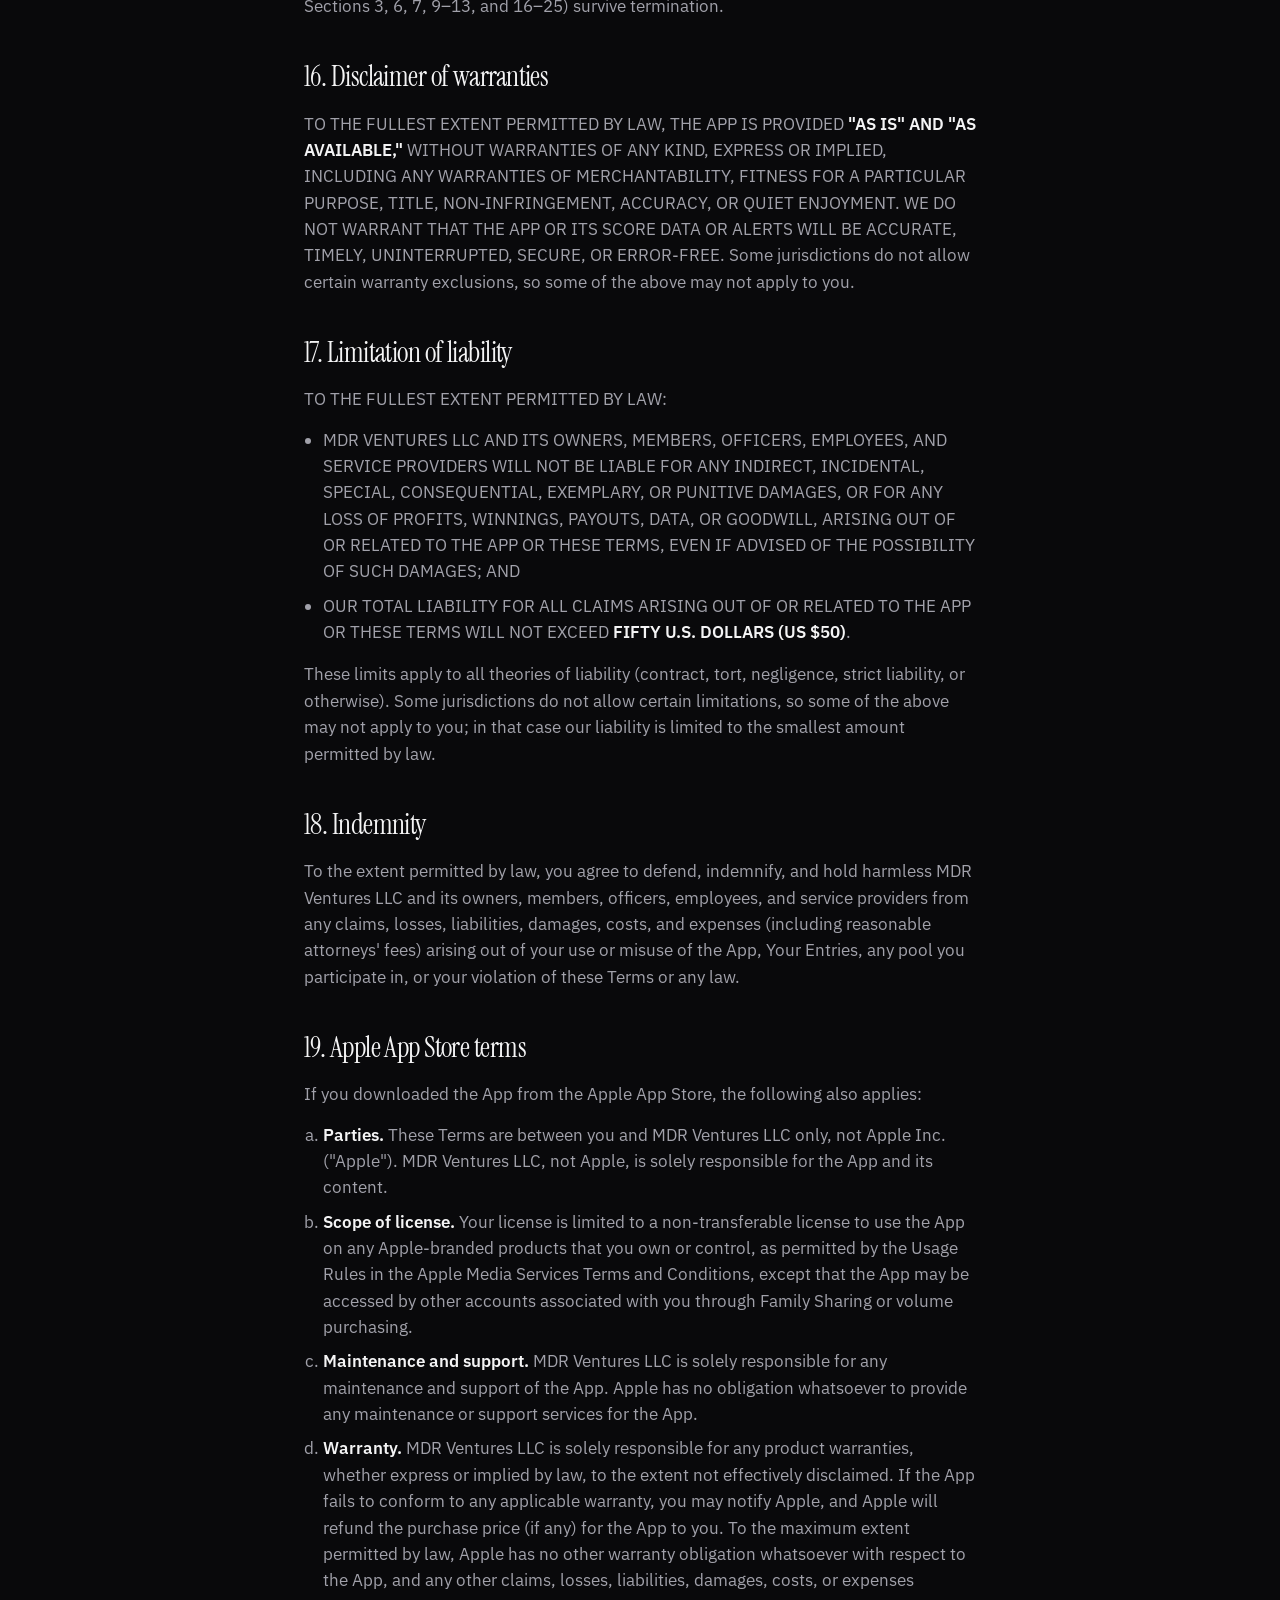
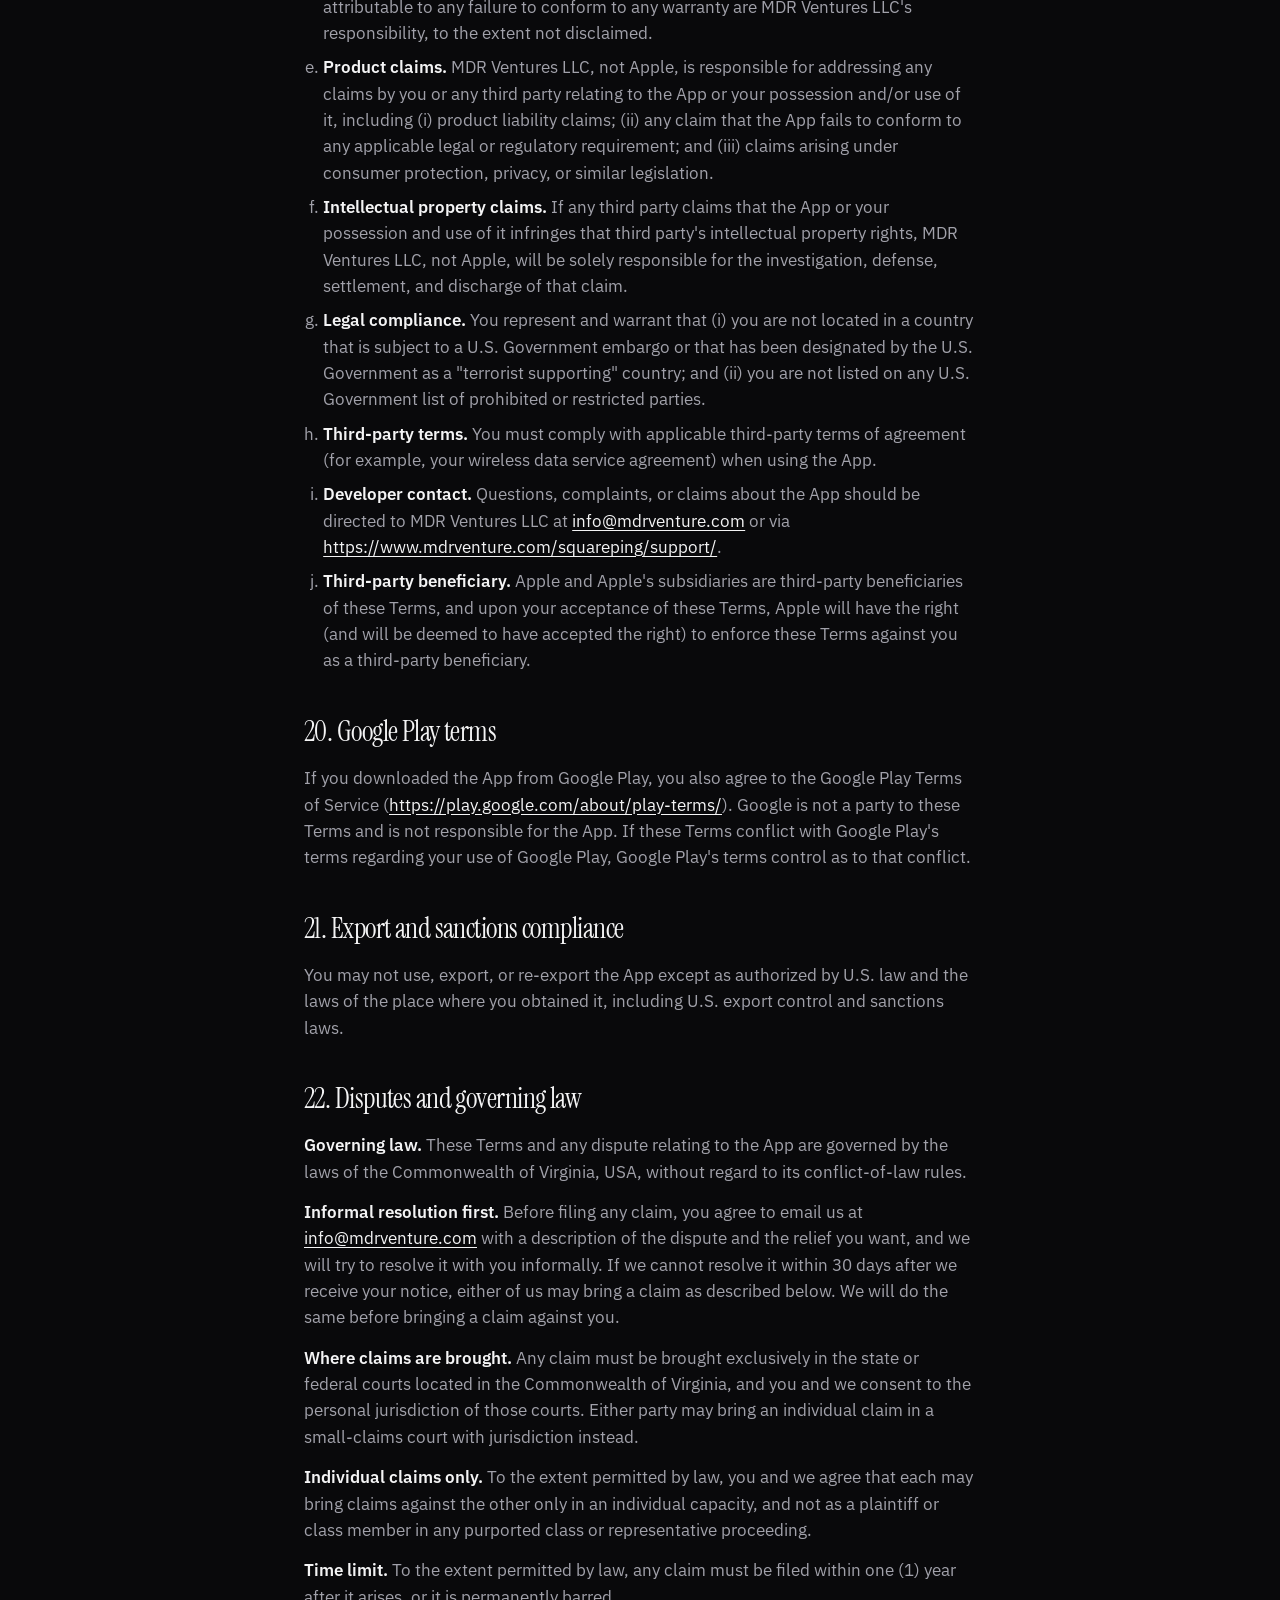
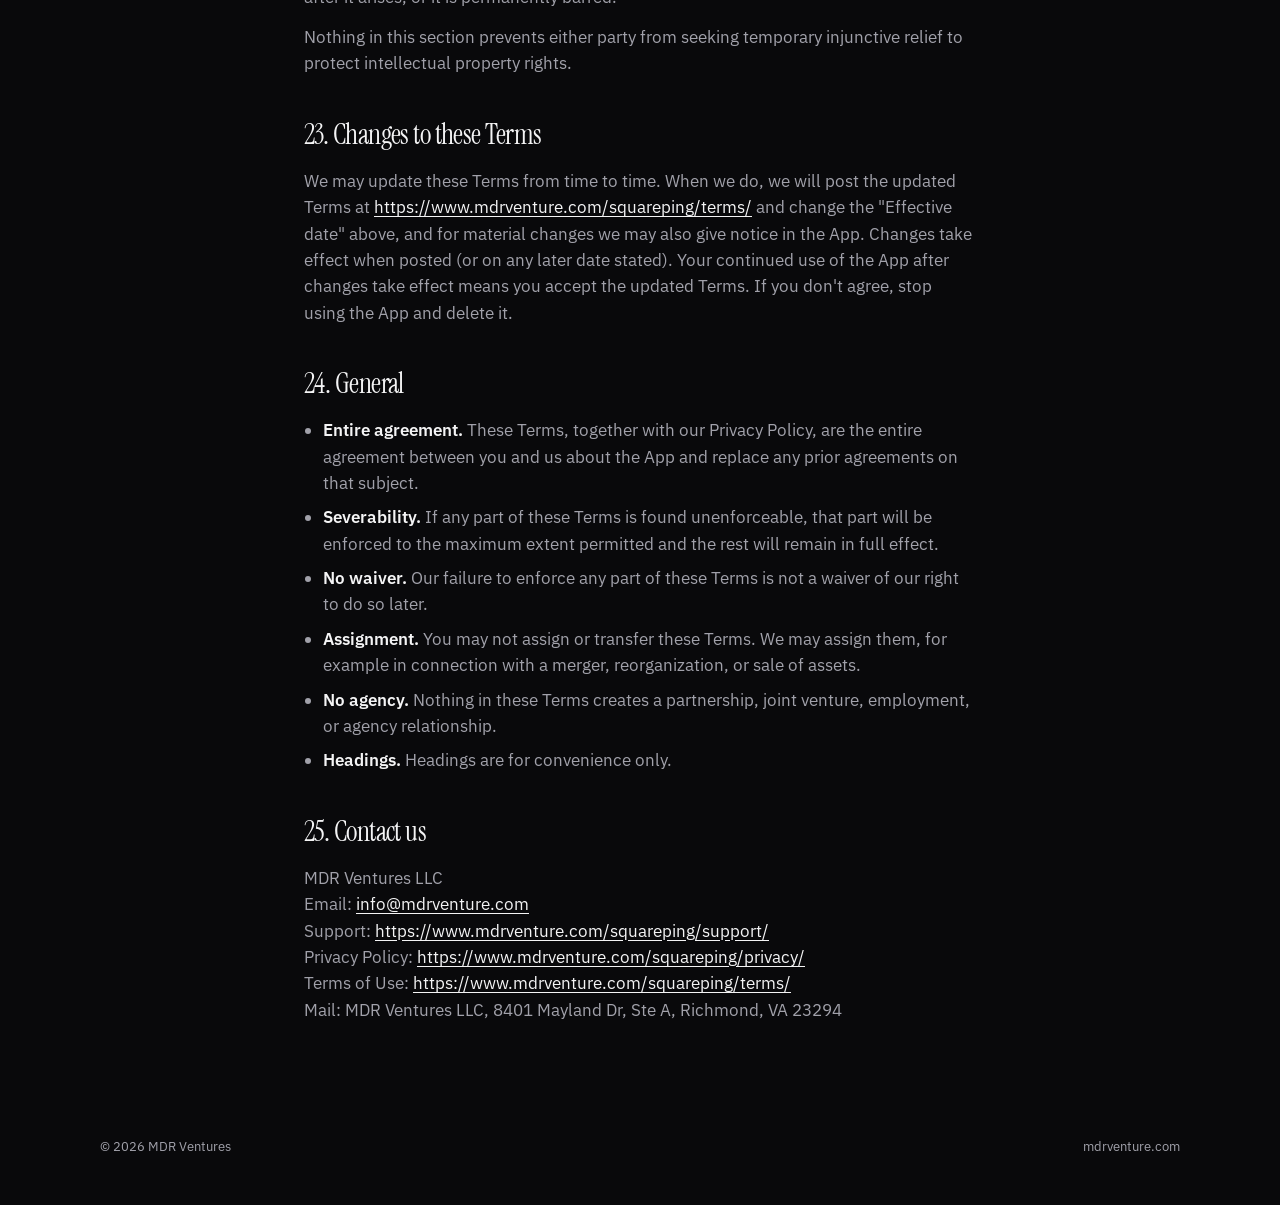
<file: squareping/terms/index.html>
<!DOCTYPE html>
<html lang="en">
<head>
  <meta charset="utf-8" />
  <meta name="viewport" content="width=device-width, initial-scale=1" />
  <title>Terms of Use — Square Ping</title>
  <meta name="description" content="Terms of Use for Square Ping, a personal NCAA tournament squares tracker by MDR Ventures." />
  <link rel="canonical" href="https://www.mdrventure.com/squareping/terms/" />
  <link rel="preconnect" href="https://fonts.googleapis.com" />
  <link rel="preconnect" href="https://fonts.gstatic.com" crossorigin />
  <link href="https://fonts.googleapis.com/css2?family=IBM+Plex+Sans:wght@400;600&family=Instrument+Serif&display=swap" rel="stylesheet" />
  <link rel="stylesheet" href="/assets/css/site.css" />
</head>
<body>
  <header class="wrap nav">
    <a class="mark" href="/">MDR</a>
    <nav>
      <ul class="nav-links">
        <li><a href="/squareping/privacy/">Privacy</a></li>
        <li><a href="/squareping/support/">Support</a></li>
        <li><a href="mailto:info@mdrventure.com">Contact</a></li>
      </ul>
    </nav>
  </header>

  <main>
    <section class="wrap page-hero">
      <p class="crumb"><a href="/">MDR Ventures</a> / Square Ping / Terms</p>
      <p class="eyebrow">Square Ping</p>
      <h1>Terms of Use</h1>
      <p class="dek">These Terms of Use are an agreement between you and MDR Ventures LLC about your use of the Square Ping mobile app and related support pages.</p>
    </section>

    <article class="wrap prose">
      <p class="meta">Effective date: November 21, 2026 · Operator: MDR Ventures</p>

      <p>These Terms of Use (&quot;Terms&quot;) are an agreement between you and MDR Ventures LLC (&quot;MDR Ventures,&quot; &quot;we,&quot; &quot;us,&quot; or &quot;our&quot;) about your use of the Square Ping mobile app and related support pages (together, the &quot;App&quot;). Please read them carefully. The current version of these Terms is always available at <a href="/squareping/terms/">https://www.mdrventure.com/squareping/terms/</a>.</p>

      <p><strong>Please note:</strong> Section 22 (Disputes and governing law) asks you to try to resolve disputes informally first, requires that disputes be brought in courts located in Virginia, and limits disputes to individual (not class) claims.</p>

      <h2>1. Accepting these Terms</h2>

      <p>By downloading, installing, or using the App, you agree to these Terms and acknowledge our <a href="/squareping/privacy/">Privacy Policy</a>, which explains how we handle data. If you do not agree, do not use the App.</p>

      <h2>2. What Square Ping is (and isn&#x27;t)</h2>

      <p>Square Ping is a free personal tracker for NCAA tournament (&quot;March Madness&quot;) box-pool squares that you already have. You can add pools, enter your squares and your own payout estimates, and receive alerts when public scores match your numbers.</p>

      <p>Square Ping <strong>does not</strong>:</p>

      <ul>
        <li>accept, place, or process wagers or bets;</li>
        <li>process payments or hold, transfer, or pay out money;</li>
        <li>run, host, organize, or administer pools;</li>
        <li>sell squares or connect you with other players.</li>
      </ul>

      <p>Any dollar amounts in the App are estimates you enter for your own records only.</p>

      <h2>3. Not gambling – you are responsible for following the law</h2>

      <p>Square Ping is a record-keeping and notification tool. It is not a gambling, sports betting, or gaming service, and nothing in the App is an offer or invitation to gamble.</p>

      <p>Laws about sports pools, office pools, and box pools differ by country, state, and city, and some places restrict or prohibit them. <strong>You alone are responsible for making sure that any pool you take part in, and your participation in it, is legal where you live and where the pool is run.</strong> We make no statement that any pool is legal. Do not use the App in connection with any activity that is illegal where you are.</p>

      <h2>4. Eligibility</h2>

      <p>You must be at least 13 years old to use the App. If you are under 18 (or the age of majority where you live), you may use the App only with the involvement and supervision of a parent or legal guardian who agrees to these Terms. The App is not intended for children under 13.</p>

      <h2>5. License to use the App</h2>

      <p>Subject to these Terms, we grant you a limited, personal, non-exclusive, non-transferable, non-sublicensable, revocable license to download, install, and use the App for your personal, non-commercial use on devices you own or control, as permitted by the usage rules of the Apple App Store or Google Play (as applicable). <strong>The App is licensed to you, not sold.</strong> We reserve all rights not expressly granted.</p>

      <h2>6. Score data and alerts – no guarantees</h2>

      <p>Scores and game information come from third-party sources, including ESPN&#x27;s public scoreboard, which we do not control. That data may be delayed, incomplete, inaccurate, or unavailable. Push notifications depend on your device, operating system settings, network connection, Apple and Google notification services, and our cloud services, any of which may fail.</p>

      <p>As a result:</p>

      <ul>
        <li>alerts may be <strong>late, duplicated, or missed entirely</strong>;</li>
        <li>scores, &quot;hits,&quot; and payout estimates shown in the App may be <strong>wrong</strong>;</li>
        <li>the App may be unavailable at any time.</li>
      </ul>

      <p><strong>Do not rely on the App to decide who won a pool, to determine or make payouts, or for any financial decision.</strong> Always confirm results with official sources and your pool&#x27;s organizer. We are not responsible for any dispute, loss, or missed payout related to a pool.</p>

      <h2>7. No affiliation; trademarks</h2>

      <p>Square Ping is an independent app. It is <strong>not affiliated with, endorsed by, sponsored by, or approved by</strong> the National Collegiate Athletic Association (NCAA), ESPN, any college, university, conference, or team, Apple, or Google. &quot;NCAA,&quot; &quot;March Madness,&quot; &quot;ESPN,&quot; and other team, league, and company names and marks are the property of their respective owners and are used only to describe what the App does.</p>

      <h2>8. Advertising</h2>

      <p>The App is free and supported by ads served through Google AdMob. Ads may be personalized depending on your choices and device settings, as described in our <a href="/squareping/privacy/">Privacy Policy</a>. We do not endorse and are not responsible for advertised products, services, or third-party websites you reach by tapping an ad; your dealings with advertisers are solely between you and them.</p>

      <h2>9. Your entries</h2>

      <p>&quot;Your Entries&quot; means the information you put into the App, such as pool names, square numbers, and payout estimates. You keep whatever rights you have in Your Entries. By default, Your Entries stay on your device. If you turn on background alerts, you grant us a limited, worldwide, royalty-free license to store, copy, and process Your Entries <strong>only as needed to operate the App and send you alerts</strong>, and for no other purpose. This license ends when your synced data is deleted as described in our Privacy Policy.</p>

      <p>You are responsible for Your Entries. Don&#x27;t enter other people&#x27;s personal information, or anything unlawful or offensive, in the App. You are responsible for keeping your own backups (for example, using the App&#x27;s export feature); we are not responsible for lost data.</p>

      <h2>10. Prohibited uses</h2>

      <p>You agree not to, and not to help anyone else:</p>

      <ul>
        <li>copy, modify, translate, or create derivative works of the App;</li>
        <li>reverse engineer, decompile, disassemble, or try to obtain the App&#x27;s source code, except to the extent applicable law expressly permits despite this restriction;</li>
        <li>rent, lease, sell, sublicense, distribute, or otherwise make the App available to others;</li>
        <li>scrape, crawl, or use bots or automated means to access the App, its backend services, or its data;</li>
        <li>interfere with, overload, probe, or attempt to bypass the security of the App or its servers, or access any account, data, or system you are not authorized to access;</li>
        <li>tamper with, block, or generate fraudulent impressions or clicks on ads;</li>
        <li>use the App to run, promote, or facilitate illegal gambling or any unlawful activity;</li>
        <li>use the App in violation of any law or these Terms; or</li>
        <li>remove or alter any proprietary notices.</li>
      </ul>

      <h2>11. Our intellectual property</h2>

      <p>The App, including its software, design, text, graphics, logos, and the &quot;Square Ping&quot; name, is owned by MDR Ventures LLC or its licensors and is protected by intellectual property laws. Except for the limited license in Section 5, these Terms do not give you any rights in the App.</p>

      <h2>12. Feedback</h2>

      <p>If you send us ideas or suggestions, we may use them freely without any obligation to you.</p>

      <h2>13. Third-party services</h2>

      <p>The App relies on third-party services, including Google Firebase, Google AdMob, ESPN&#x27;s public scoreboard, and Apple and Google notification and app store services. Your use of those services may be subject to their own terms and privacy policies. We are not responsible for third-party services, content, or availability.</p>

      <h2>14. Updates and changes to the App</h2>

      <p>We may update, change, suspend, or discontinue the App (or any feature, such as background alerts) at any time, with or without notice. Some updates may be required to keep using the App. We have no obligation to provide updates or support.</p>

      <h2>15. Termination</h2>

      <p>You may stop using the App at any time by deleting it. We may suspend or end your access to the App, including background alerts, at any time if you violate these Terms or if we discontinue the App. When your access ends, the license in Section 5 ends and you must delete the App. Sections that by their nature should survive (including Sections 3, 6, 7, 9–13, and 16–25) survive termination.</p>

      <h2>16. Disclaimer of warranties</h2>

      <p>TO THE FULLEST EXTENT PERMITTED BY LAW, THE APP IS PROVIDED <strong>&quot;AS IS&quot; AND &quot;AS AVAILABLE,&quot;</strong> WITHOUT WARRANTIES OF ANY KIND, EXPRESS OR IMPLIED, INCLUDING ANY WARRANTIES OF MERCHANTABILITY, FITNESS FOR A PARTICULAR PURPOSE, TITLE, NON-INFRINGEMENT, ACCURACY, OR QUIET ENJOYMENT. WE DO NOT WARRANT THAT THE APP OR ITS SCORE DATA OR ALERTS WILL BE ACCURATE, TIMELY, UNINTERRUPTED, SECURE, OR ERROR-FREE. Some jurisdictions do not allow certain warranty exclusions, so some of the above may not apply to you.</p>

      <h2>17. Limitation of liability</h2>

      <p>TO THE FULLEST EXTENT PERMITTED BY LAW:</p>

      <ul>
        <li>MDR VENTURES LLC AND ITS OWNERS, MEMBERS, OFFICERS, EMPLOYEES, AND SERVICE PROVIDERS WILL NOT BE LIABLE FOR ANY INDIRECT, INCIDENTAL, SPECIAL, CONSEQUENTIAL, EXEMPLARY, OR PUNITIVE DAMAGES, OR FOR ANY LOSS OF PROFITS, WINNINGS, PAYOUTS, DATA, OR GOODWILL, ARISING OUT OF OR RELATED TO THE APP OR THESE TERMS, EVEN IF ADVISED OF THE POSSIBILITY OF SUCH DAMAGES; AND</li>
        <li>OUR TOTAL LIABILITY FOR ALL CLAIMS ARISING OUT OF OR RELATED TO THE APP OR THESE TERMS WILL NOT EXCEED <strong>FIFTY U.S. DOLLARS (US $50)</strong>.</li>
      </ul>

      <p>These limits apply to all theories of liability (contract, tort, negligence, strict liability, or otherwise). Some jurisdictions do not allow certain limitations, so some of the above may not apply to you; in that case our liability is limited to the smallest amount permitted by law.</p>

      <h2>18. Indemnity</h2>

      <p>To the extent permitted by law, you agree to defend, indemnify, and hold harmless MDR Ventures LLC and its owners, members, officers, employees, and service providers from any claims, losses, liabilities, damages, costs, and expenses (including reasonable attorneys&#x27; fees) arising out of your use or misuse of the App, Your Entries, any pool you participate in, or your violation of these Terms or any law.</p>

      <h2>19. Apple App Store terms</h2>

      <p>If you downloaded the App from the Apple App Store, the following also applies:</p>

      <ol type="a">
        <li><strong>Parties.</strong> These Terms are between you and MDR Ventures LLC only, not Apple Inc. (&quot;Apple&quot;). MDR Ventures LLC, not Apple, is solely responsible for the App and its content.</li>
        <li><strong>Scope of license.</strong> Your license is limited to a non-transferable license to use the App on any Apple-branded products that you own or control, as permitted by the Usage Rules in the Apple Media Services Terms and Conditions, except that the App may be accessed by other accounts associated with you through Family Sharing or volume purchasing.</li>
        <li><strong>Maintenance and support.</strong> MDR Ventures LLC is solely responsible for any maintenance and support of the App. Apple has no obligation whatsoever to provide any maintenance or support services for the App.</li>
        <li><strong>Warranty.</strong> MDR Ventures LLC is solely responsible for any product warranties, whether express or implied by law, to the extent not effectively disclaimed. If the App fails to conform to any applicable warranty, you may notify Apple, and Apple will refund the purchase price (if any) for the App to you. To the maximum extent permitted by law, Apple has no other warranty obligation whatsoever with respect to the App, and any other claims, losses, liabilities, damages, costs, or expenses attributable to any failure to conform to any warranty are MDR Ventures LLC&#x27;s responsibility, to the extent not disclaimed.</li>
        <li><strong>Product claims.</strong> MDR Ventures LLC, not Apple, is responsible for addressing any claims by you or any third party relating to the App or your possession and/or use of it, including (i) product liability claims; (ii) any claim that the App fails to conform to any applicable legal or regulatory requirement; and (iii) claims arising under consumer protection, privacy, or similar legislation.</li>
        <li><strong>Intellectual property claims.</strong> If any third party claims that the App or your possession and use of it infringes that third party&#x27;s intellectual property rights, MDR Ventures LLC, not Apple, will be solely responsible for the investigation, defense, settlement, and discharge of that claim.</li>
        <li><strong>Legal compliance.</strong> You represent and warrant that (i) you are not located in a country that is subject to a U.S. Government embargo or that has been designated by the U.S. Government as a &quot;terrorist supporting&quot; country; and (ii) you are not listed on any U.S. Government list of prohibited or restricted parties.</li>
        <li><strong>Third-party terms.</strong> You must comply with applicable third-party terms of agreement (for example, your wireless data service agreement) when using the App.</li>
        <li><strong>Developer contact.</strong> Questions, complaints, or claims about the App should be directed to MDR Ventures LLC at <a href="mailto:info@mdrventure.com">info@mdrventure.com</a> or via <a href="/squareping/support/">https://www.mdrventure.com/squareping/support/</a>.</li>
        <li><strong>Third-party beneficiary.</strong> Apple and Apple&#x27;s subsidiaries are third-party beneficiaries of these Terms, and upon your acceptance of these Terms, Apple will have the right (and will be deemed to have accepted the right) to enforce these Terms against you as a third-party beneficiary.</li>
      </ol>

      <h2>20. Google Play terms</h2>

      <p>If you downloaded the App from Google Play, you also agree to the Google Play Terms of Service (<a href="https://play.google.com/about/play-terms/">https://play.google.com/about/play-terms/</a>). Google is not a party to these Terms and is not responsible for the App. If these Terms conflict with Google Play&#x27;s terms regarding your use of Google Play, Google Play&#x27;s terms control as to that conflict.</p>

      <h2>21. Export and sanctions compliance</h2>

      <p>You may not use, export, or re-export the App except as authorized by U.S. law and the laws of the place where you obtained it, including U.S. export control and sanctions laws.</p>

      <h2>22. Disputes and governing law</h2>

      <p><strong>Governing law.</strong> These Terms and any dispute relating to the App are governed by the laws of the Commonwealth of Virginia, USA, without regard to its conflict-of-law rules.</p>

      <p><strong>Informal resolution first.</strong> Before filing any claim, you agree to email us at <a href="mailto:info@mdrventure.com">info@mdrventure.com</a> with a description of the dispute and the relief you want, and we will try to resolve it with you informally. If we cannot resolve it within 30 days after we receive your notice, either of us may bring a claim as described below. We will do the same before bringing a claim against you.</p>

      <p><strong>Where claims are brought.</strong> Any claim must be brought exclusively in the state or federal courts located in the Commonwealth of Virginia, and you and we consent to the personal jurisdiction of those courts. Either party may bring an individual claim in a small-claims court with jurisdiction instead.</p>

      <p><strong>Individual claims only.</strong> To the extent permitted by law, you and we agree that each may bring claims against the other only in an individual capacity, and not as a plaintiff or class member in any purported class or representative proceeding.</p>

      <p><strong>Time limit.</strong> To the extent permitted by law, any claim must be filed within one (1) year after it arises, or it is permanently barred.</p>

      <p>Nothing in this section prevents either party from seeking temporary injunctive relief to protect intellectual property rights.</p>

      <h2>23. Changes to these Terms</h2>

      <p>We may update these Terms from time to time. When we do, we will post the updated Terms at <a href="/squareping/terms/">https://www.mdrventure.com/squareping/terms/</a> and change the &quot;Effective date&quot; above, and for material changes we may also give notice in the App. Changes take effect when posted (or on any later date stated). Your continued use of the App after changes take effect means you accept the updated Terms. If you don&#x27;t agree, stop using the App and delete it.</p>

      <h2>24. General</h2>

      <ul>
        <li><strong>Entire agreement.</strong> These Terms, together with our Privacy Policy, are the entire agreement between you and us about the App and replace any prior agreements on that subject.</li>
        <li><strong>Severability.</strong> If any part of these Terms is found unenforceable, that part will be enforced to the maximum extent permitted and the rest will remain in full effect.</li>
        <li><strong>No waiver.</strong> Our failure to enforce any part of these Terms is not a waiver of our right to do so later.</li>
        <li><strong>Assignment.</strong> You may not assign or transfer these Terms. We may assign them, for example in connection with a merger, reorganization, or sale of assets.</li>
        <li><strong>No agency.</strong> Nothing in these Terms creates a partnership, joint venture, employment, or agency relationship.</li>
        <li><strong>Headings.</strong> Headings are for convenience only.</li>
      </ul>

      <h2>25. Contact us</h2>

      <p>MDR Ventures LLC<br />
      Email: <a href="mailto:info@mdrventure.com">info@mdrventure.com</a><br />
      Support: <a href="/squareping/support/">https://www.mdrventure.com/squareping/support/</a><br />
      Privacy Policy: <a href="/squareping/privacy/">https://www.mdrventure.com/squareping/privacy/</a><br />
      Terms of Use: <a href="/squareping/terms/">https://www.mdrventure.com/squareping/terms/</a><br />
      Mail: MDR Ventures LLC, 8401 Mayland Dr, Ste A, Richmond, VA 23294</p>
    </article>
  </main>

  <footer class="wrap foot">
    <p>© 2026 MDR Ventures</p>
    <p>mdrventure.com</p>
  </footer>
</body>
</html>
</file>
<file: assets/css/site.css>
:root {
  --bg: #09090b;
  --bg-elev: #111113;
  --text: #f4f4f5;
  --muted: #a1a1aa;
  --line: #27272a;
  --accent: #e8e4d9;
}

* { box-sizing: border-box; }
html, body { margin: 0; padding: 0; }
html { scroll-behavior: smooth; }

@media (prefers-reduced-motion: reduce) {
  html { scroll-behavior: auto; }
}

body {
  background: var(--bg);
  color: var(--text);
  font-family: "IBM Plex Sans", "Helvetica Neue", Helvetica, Arial, sans-serif;
  font-size: 17px;
  line-height: 1.55;
  -webkit-font-smoothing: antialiased;
}

a { color: inherit; }

.wrap {
  width: min(1080px, calc(100% - 48px));
  margin: 0 auto;
}

.nav {
  display: flex;
  align-items: center;
  justify-content: space-between;
  padding: 22px 0;
  border-bottom: 1px solid var(--line);
}

.mark {
  font-size: 13px;
  font-weight: 600;
  letter-spacing: 0.16em;
  text-decoration: none;
}

.nav-links {
  display: flex;
  gap: 22px;
  list-style: none;
  margin: 0;
  padding: 0;
}

.nav-links a {
  color: var(--muted);
  text-decoration: none;
  font-size: 14px;
}

.nav-links a:hover { color: var(--text); }

.hero {
  padding: 96px 0 88px;
  border-bottom: 1px solid var(--line);
}

.eyebrow {
  color: var(--muted);
  font-size: 13px;
  letter-spacing: 0.12em;
  text-transform: uppercase;
  margin: 0 0 22px;
}

h1, h2, h3 {
  font-family: "Instrument Serif", Georgia, "Times New Roman", serif;
  font-weight: 400;
  letter-spacing: -0.02em;
  margin: 0;
}

h1 {
  font-size: clamp(40px, 7vw, 76px);
  line-height: 0.95;
  max-width: 14ch;
}

.dek {
  max-width: 36rem;
  color: var(--muted);
  font-size: 18px;
  margin: 28px 0 36px;
}

.btn {
  display: inline-flex;
  align-items: center;
  background: var(--accent);
  color: #111;
  text-decoration: none;
  font-size: 14px;
  font-weight: 600;
  letter-spacing: 0.02em;
  padding: 12px 18px;
}

.btn:hover { filter: brightness(1.05); }

.section {
  padding: 80px 0;
  border-bottom: 1px solid var(--line);
}

h2 {
  font-size: clamp(28px, 4vw, 40px);
  margin-bottom: 36px;
}

.grid {
  display: grid;
  grid-template-columns: repeat(2, 1fr);
  gap: 1px;
  background: var(--line);
  border: 1px solid var(--line);
}

.tile {
  background: var(--bg);
  padding: 28px 26px 32px;
}

.tile h3 {
  font-size: 28px;
  margin-bottom: 12px;
}

.tile p {
  color: var(--muted);
  margin: 0;
}

.split {
  display: grid;
  grid-template-columns: 1fr 1fr;
  gap: 48px;
}

.note {
  color: var(--text);
  font-size: 20px;
  line-height: 1.45;
  margin: 0 0 16px;
}

.fine {
  color: var(--muted);
  font-size: 14px;
  margin: 0;
}

.contact-mail {
  display: inline-block;
  font-family: "Instrument Serif", Georgia, serif;
  font-size: clamp(28px, 4vw, 44px);
  text-decoration: none;
  border-bottom: 1px solid var(--line);
  padding-bottom: 4px;
}

.contact-mail:hover { border-bottom-color: var(--text); }

.foot {
  padding: 28px 0 48px;
  display: flex;
  justify-content: space-between;
  gap: 16px;
  color: var(--muted);
  font-size: 13px;
}

.foot p { margin: 0; }

@media (max-width: 720px) {
  .wrap { width: min(1080px, calc(100% - 32px)); }
  .hero { padding: 64px 0 56px; }
  .section { padding: 56px 0; }
  .grid, .split { grid-template-columns: 1fr; }
  .foot { flex-direction: column; }
}

/* Legal / product subpages */
.page-hero {
  padding: 64px 0 40px;
  border-bottom: 1px solid var(--line);
}
.page-hero h1 {
  max-width: 18ch;
  font-size: clamp(36px, 6vw, 56px);
}
.crumb {
  color: var(--muted);
  font-size: 13px;
  margin: 0 0 18px;
}
.crumb a { color: var(--muted); text-decoration: none; }
.crumb a:hover { color: var(--text); }
.prose {
  padding: 48px 0 72px;
  max-width: 42rem;
}
.prose h2 {
  font-size: 28px;
  margin: 36px 0 12px;
}
.prose h3 {
  font-family: "IBM Plex Sans", sans-serif;
  font-size: 15px;
  font-weight: 600;
  letter-spacing: 0.04em;
  text-transform: uppercase;
  color: var(--muted);
  margin: 28px 0 10px;
}
.prose p { margin: 0 0 14px; color: var(--muted); }
.prose ul,
.prose ol {
  margin: 0 0 16px;
  padding-left: 1.2rem;
  color: var(--muted);
}
.prose li { margin-bottom: 8px; }
.prose strong { color: var(--text); font-weight: 600; }
.prose a { color: var(--text); text-decoration: underline; text-underline-offset: 3px; }
.prose .after-contact {
  margin-top: 24px;
}
.meta {
  color: var(--muted);
  font-size: 13px;
  margin: 0 0 28px;
}
</file>
